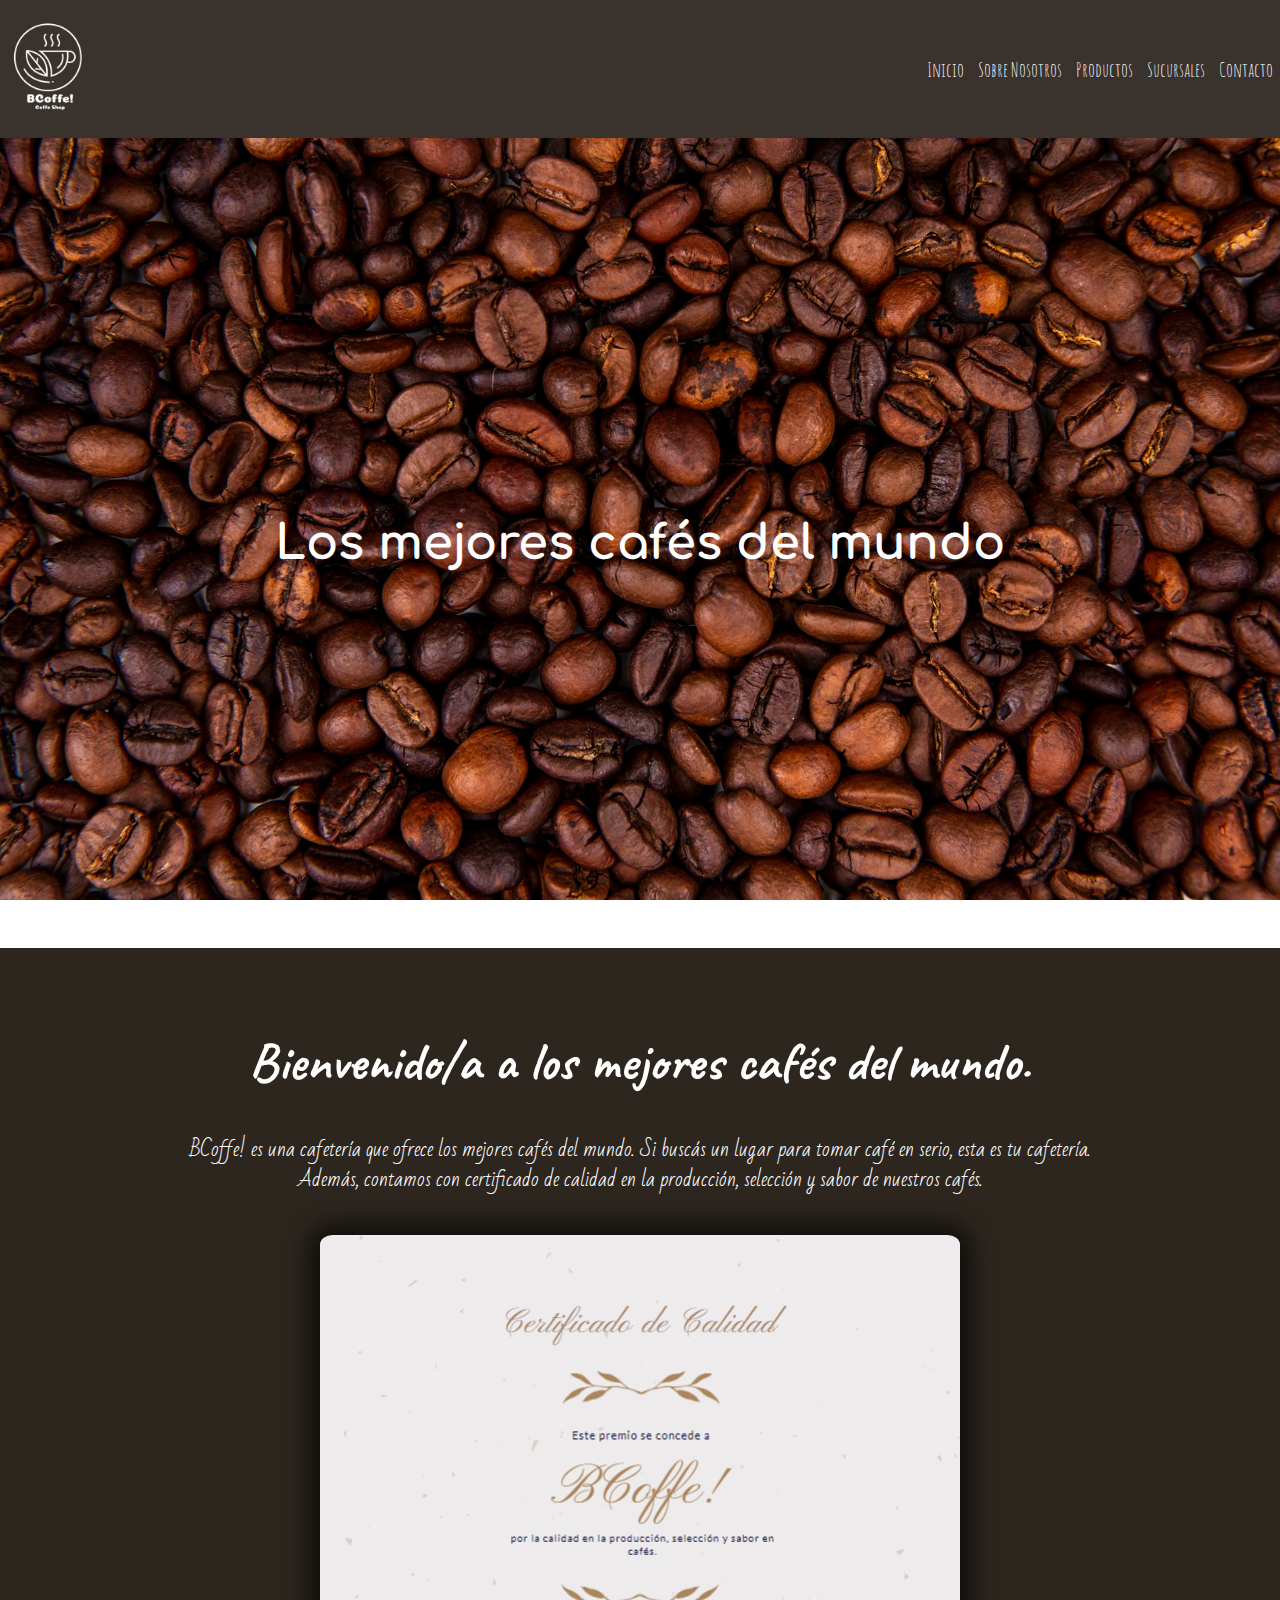
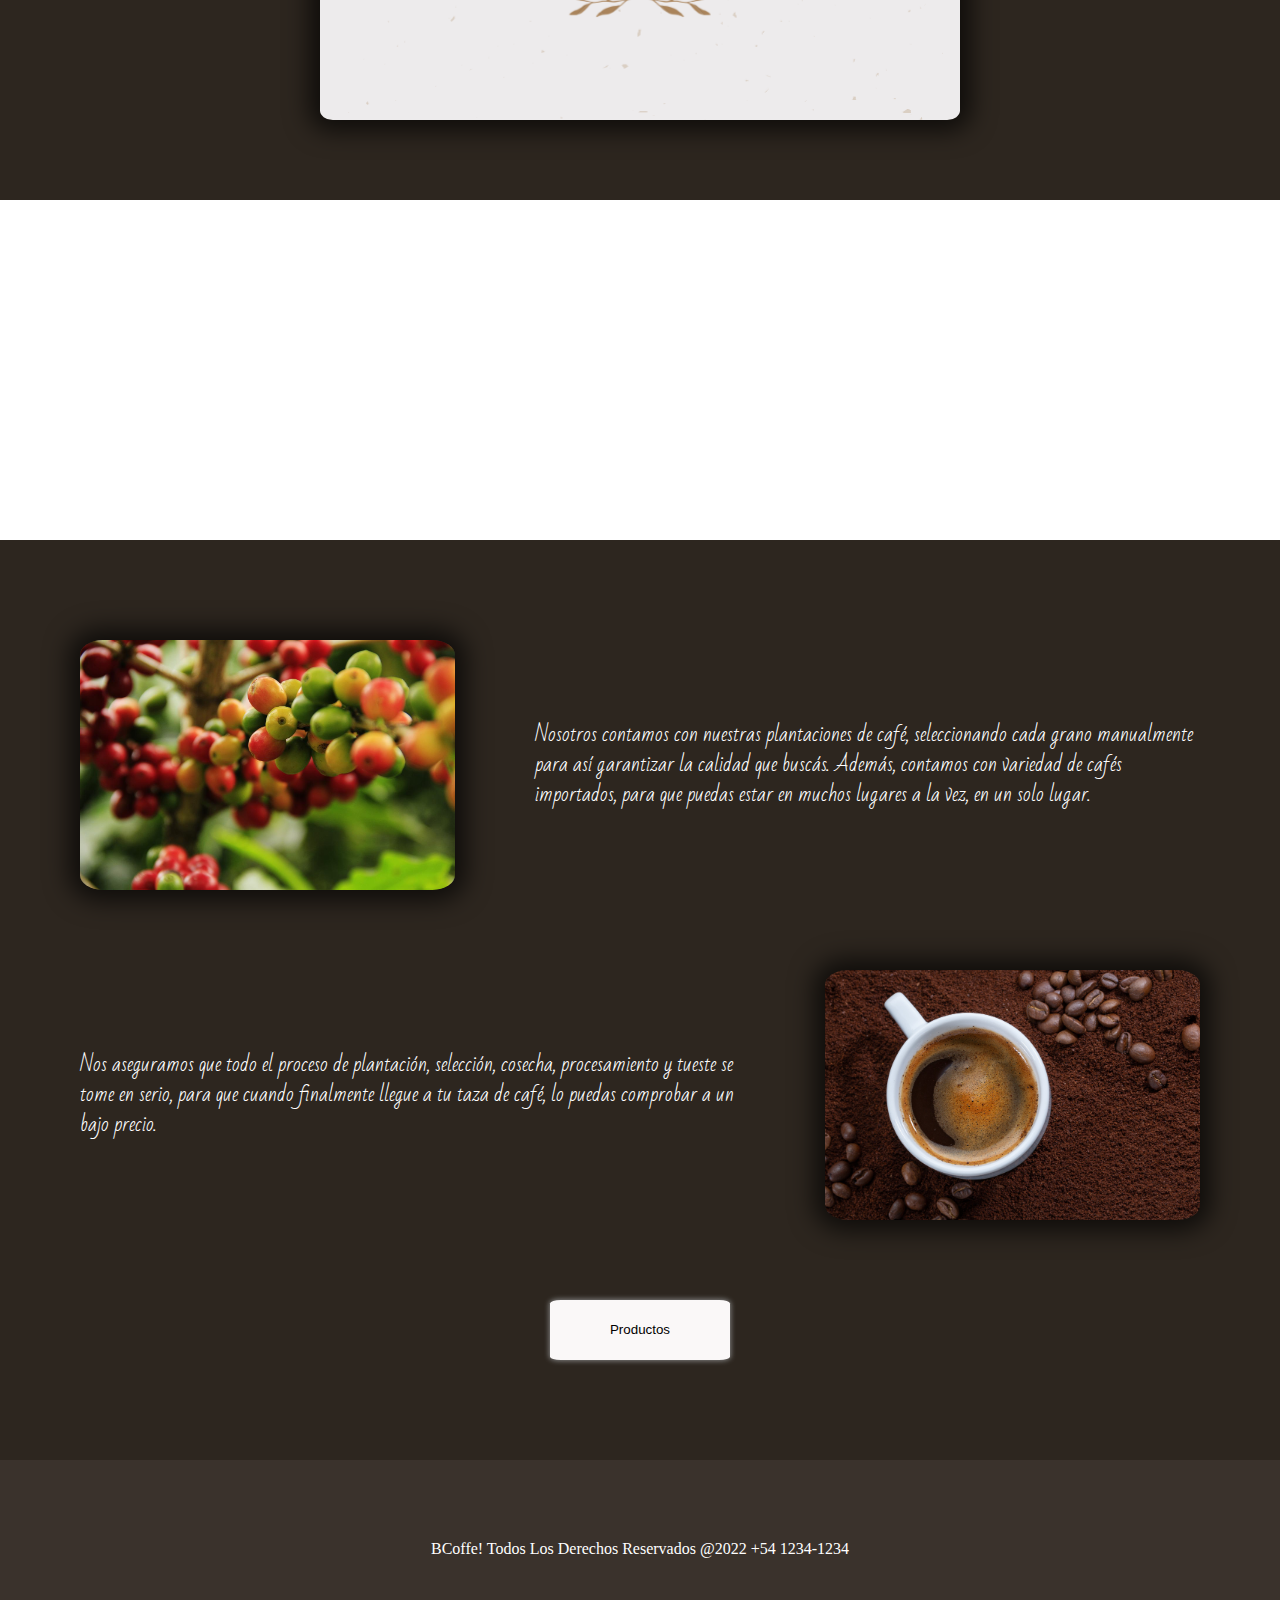
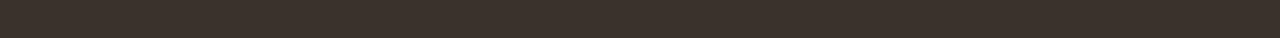
<file: Index.html>
<!DOCTYPE html>
<html lang="en">
<head>
    <meta charset="UTF-8">
    <meta http-equiv="X-UA-Compatible" content="IE=edge">
    <meta name="viewport" content="width=device-width, initial-scale=1.0">
    <link rel="stylesheet" href="css/styles.css">
    <link rel="preconnect" href="https://fonts.googleapis.com">
    <link rel="preconnect" href="https://fonts.gstatic.com" crossorigin>
    <link href="https://fonts.googleapis.com/css2?family=Comfortaa:wght@600&display=swap" rel="stylesheet">
    <link href="https://fonts.googleapis.com/css2?family=Caveat:wght@500&display=swap" rel="stylesheet">
    <link href="https://fonts.googleapis.com/css2?family=Ubuntu:wght@300&display=swap" rel="stylesheet">
    <link href="https://fonts.googleapis.com/css2?family=Bad+Script&display=swap" rel="stylesheet">
    <link href="https://fonts.googleapis.com/css2?family=Amatic+SC:wght@700&display=swap" rel="stylesheet">
    <title>BCoffe!</title>
</head>
<body class="index__body">
    
    <!-- Menú -->
    
    <header>           
        <nav>               
            <a href="#"><img src="./Img/Logo.png" alt="BCoffe!"></a>
            <svg xmlns="http://www.w3.org/2000/svg" width="43px" height="43px" id="nav__menu-icon" fill="currentColor" class="bi bi-list" viewBox="0 0 16 16">
                <path fill-rule="evenodd" d="M2.5 12a.5.5 0 0 1 .5-.5h10a.5.5 0 0 1 0 1H3a.5.5 0 0 1-.5-.5zm0-4a.5.5 0 0 1 .5-.5h10a.5.5 0 0 1 0 1H3a.5.5 0 0 1-.5-.5zm0-4a.5.5 0 0 1 .5-.5h10a.5.5 0 0 1 0 1H3a.5.5 0 0 1-.5-.5z"/>
            </svg>
            <ul class="menu">
                <li class="menu__listas"><a href="#">Inicio</a></li>
                <li class="menu__listas"><a href="pages/sobre-nosotros.html">Sobre Nosotros</a></li>
                <li class="menu__listas"><a href="pages/productos.html">Productos</a></li>
                <li class="menu__listas"><a href="pages/sucursales.html">Sucursales</a></li>
                <li class="menu__listas"><a href="pages/contacto.html">Contacto</a></li>
            </ul>
        </nav>    
    </header>

    <div class="bienvenida">
        <h1>Los mejores cafés del mundo</h1>
    </div> 
    
    
    <!-- Inicio -->
    
    <div class="inicio">
        <h2 class="titulos">Bienvenido/a a los mejores cafés del mundo.</h2>     
        <p>
            BCoffe! es una cafetería que ofrece los mejores cafés del mundo. Si buscás un lugar para tomar café en serio, esta es tu cafetería. Además, contamos con certificado de calidad en la producción, selección y sabor de nuestros cafés.
        </p>
        <img src="./Img/certificate.png" alt="Certificado-de-calidad">
    </div>

    <div class="background">
        <h2>Años de experiencia</h2>
    </div>

    <!-- Explicación -->

    <div class="explicacion">        
        <div class="explicacion__parte1">
            <img src="./Img/cafe1.jpg" alt="Café-BCoffe" class="cafe1">
            <p class="parte1__p">Nosotros contamos con nuestras plantaciones de café, seleccionando cada grano manualmente para así garantizar la calidad que buscás. Además, contamos con variedad de cafés importados, para que puedas estar en muchos lugares a la vez, en un solo lugar.  </p>
        </div> 
        <div class="explicacion__parte2">
            <img src="./Img/cafe2.jpg" alt="Café-BCoffe" class="cafe2">
            <p class="parte2__p">Nos aseguramos que todo el proceso de plantación, selección, cosecha, procesamiento y tueste se tome en serio, para que cuando finalmente llegue a tu taza de café, lo puedas comprobar a un bajo precio.</p>
        </div>
        <div class="boton">
            <a href="pages/productos.html"><button>Productos</button></a>
        </div>
    </div> 
    
    <footer>
        BCoffe! Todos Los Derechos Reservados @2022
        +54 1234-1234
    </footer>      
</body>
</html>
</file>
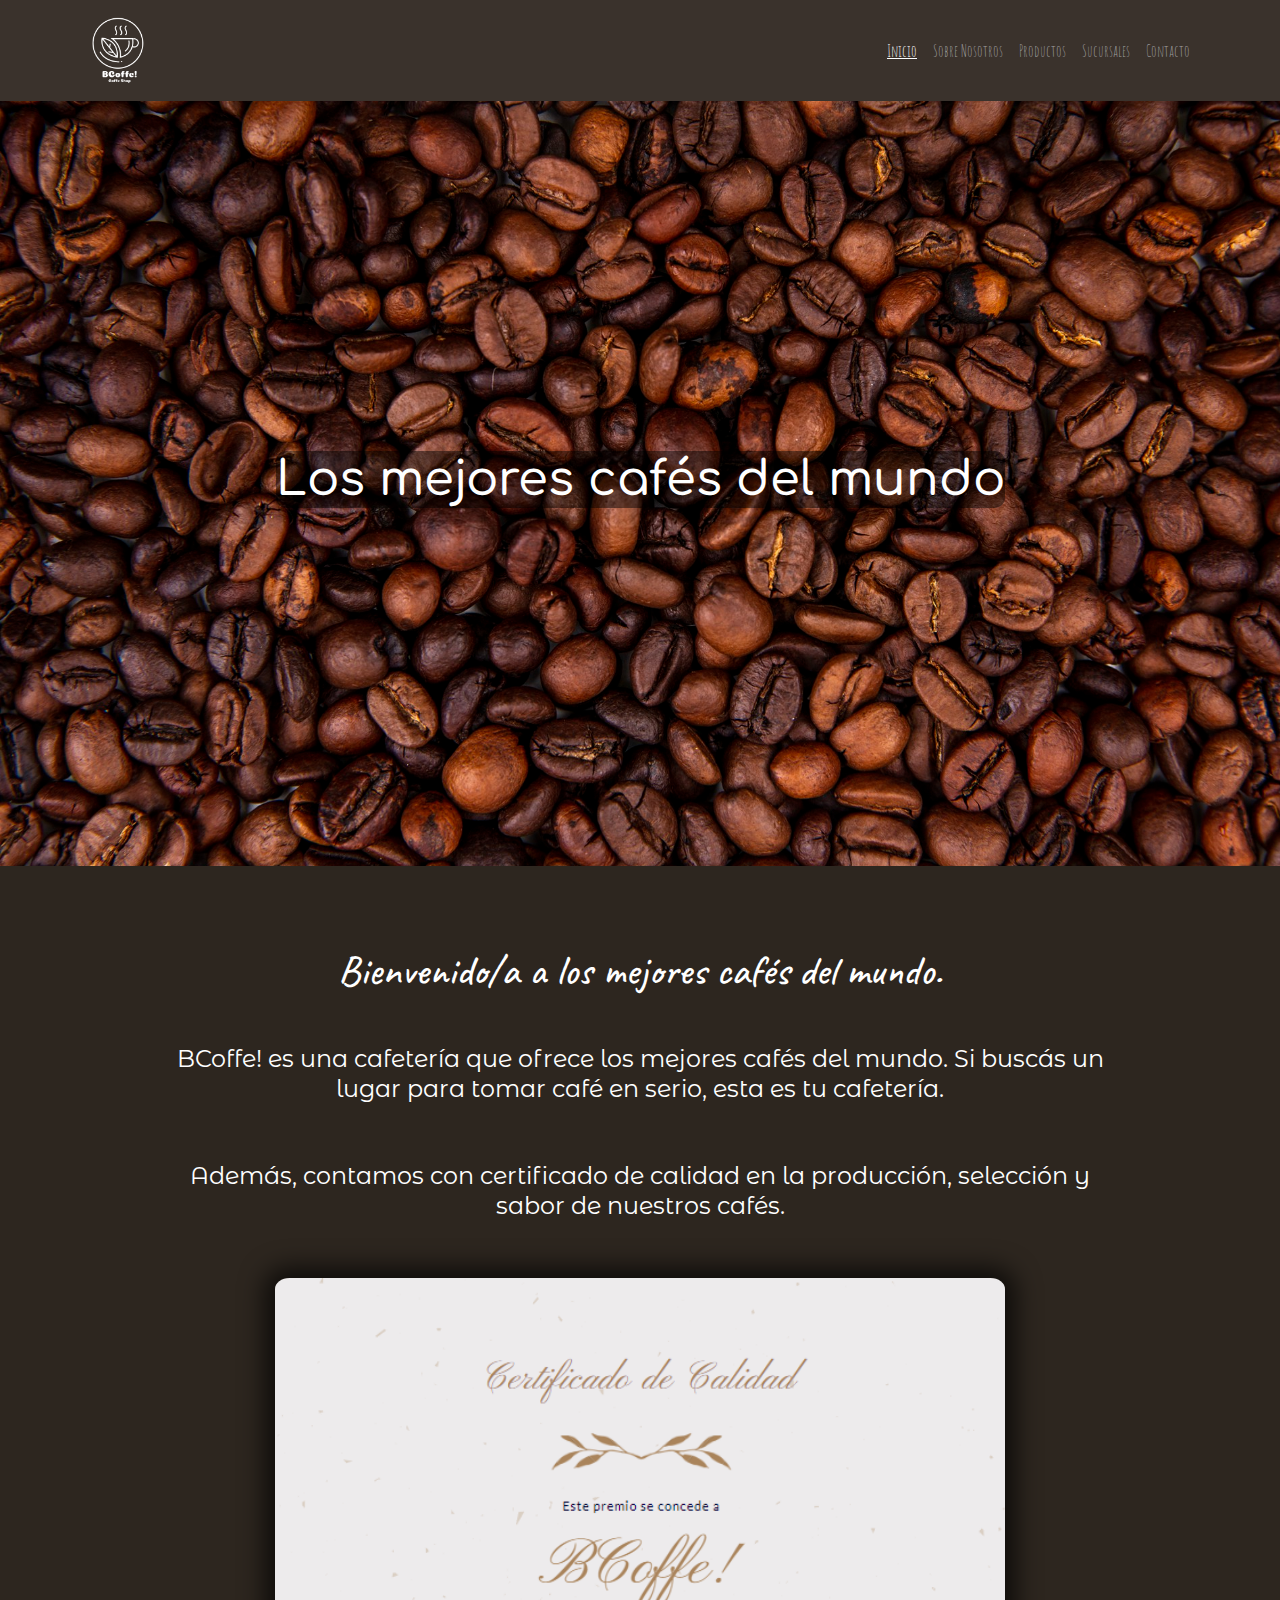
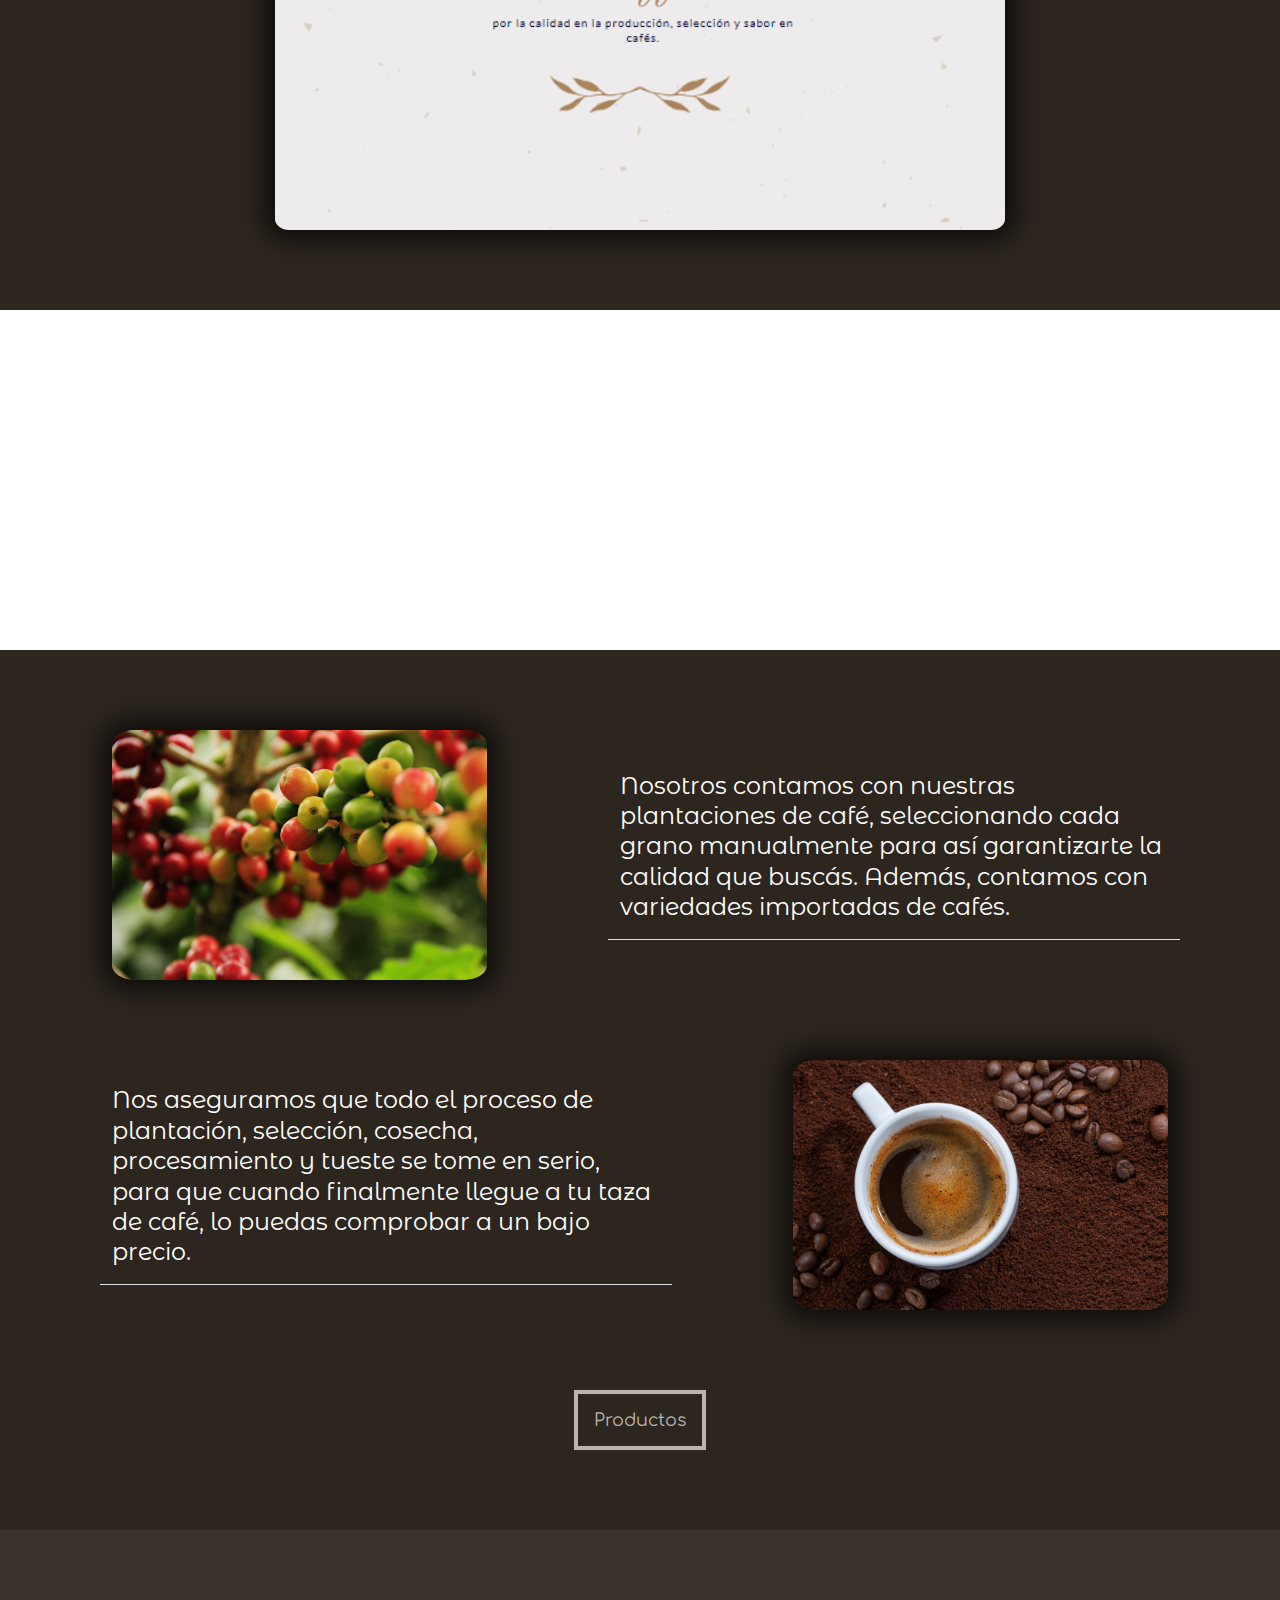
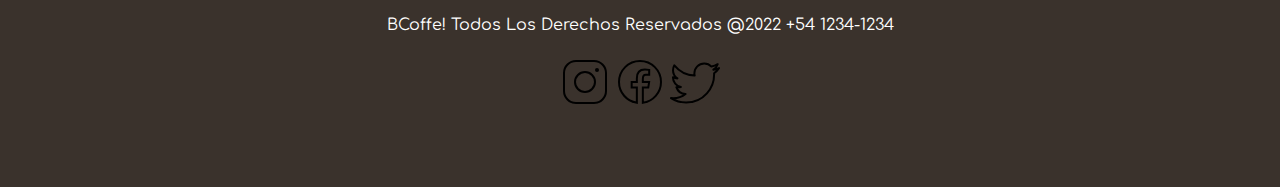
<file: index.html>
<!DOCTYPE html>
<html lang="en">
<head>
    <meta charset="UTF-8">
    <meta http-equiv="X-UA-Compatible" content="IE=edge">
    <meta name="viewport" content="width=device-width, initial-scale=1.0">
    <link rel="preconnect" href="https://fonts.googleapis.com">
    <link rel="preconnect" href="https://fonts.gstatic.com" crossorigin>
    <link href="https://fonts.googleapis.com/css2?family=Comfortaa:wght@600&display=swap" rel="stylesheet">
    <link href="https://fonts.googleapis.com/css2?family=Caveat:wght@500&display=swap" rel="stylesheet">
    <link rel="stylesheet" href="./bootstrap/bootstrap.min.css">
    <link rel="stylesheet" href="./css/main.css">
    <link href="https://fonts.googleapis.com/css2?family=Montserrat+Alternates:wght@200&display=swap" rel="stylesheet">
    <link href="https://fonts.googleapis.com/css2?family=Amatic+SC:wght@700&display=swap" rel="stylesheet">
    <meta name="description" content="¿Querés saber como es el mejor café del mundo cerca tuyo? ¿Querés un café directo al grano y sin vueltas? ¿Para llevar? Entonces esta es tu cafetería, BCoffe!">
    <meta name="keywords" content="café, cafetería en Buenos Aires, café cerca mio, café americano, café para llevar cerca">
    <title>BCoffe! | Inicio</title>
</head>
<body class="index__body">
    
    <!-- Menú -->
    
    <header>           
        <nav class="navbar navbar-expand-lg">
            <div class="container">
              <a class="navbar-brand" href="#"><img src="./Img/Logo.png" class="img--animacion"></a>
              <button class="navbar-toggler bg-light" type="button" data-bs-toggle="collapse" data-bs-target="#navbarNav" aria-controls="navbarNav" aria-expanded="false" aria-label="Toggle navigation">
                <span class="navbar-toggler-icon"></span>
              </button>
              <div class="collapse navbar-collapse" id="navbarNav">
                <div class="mx-auto"></div>
                <ul class="navbar-nav">
                  <li class="nav-item">
                    <a class="nav-link active custom-active" aria-current="page" href="#">Inicio</a>
                  </li>
                  <li class="nav-item">
                    <a class="nav-link nav-link-hover" href="./pages/sobre-nosotros.html">Sobre Nosotros</a>
                  </li>
                  <li class="nav-item">
                    <a class="nav-link nav-link-hover" href="./pages/productos.html">Productos</a>
                  </li>
                  <li class="nav-item">
                    <a class="nav-link nav-link-hover" href="./pages/sucursales.html">Sucursales</a>
                  </li>
                  <li class="nav-item">
                    <a class="nav-link nav-link-hover" href="./pages/contacto.html">Contacto</a>
                  </li>
                </ul>
              </div>
            </div>
        </nav>
    </header>

    <div class="bienvenida">
        <h1>Los mejores cafés del mundo</h1>
    </div> 
    
    
    <!-- Inicio -->
    <div class="container-fluid">  
      <div class="row">   
        <div class="inicio">
            <h2 class="titulos">Bienvenido/a a los mejores cafés del mundo.</h2>     
            <p>
                BCoffe! es una cafetería que ofrece los mejores cafés del mundo. Si buscás un lugar para tomar café en serio, esta es tu cafetería. 
            </p>    
            <p> Además, contamos con certificado de calidad en la producción, selección y sabor de nuestros cafés. </p>
            <img src="./Img/certificate.png" alt="Certificado-de-calidad" class="img--animacion">
        </div>
      </div>
      <div class="row"> 
        <div class="background text-center">
            <h2>Años de experiencia</h2>
        </div>
      </div>
        <!-- Explicación -->
      <div class="row">
        <div class="explicacion">        
            <div class="explicacion__parte1">
              <div class="row d-flex align-items-center justify-content-evenly">    
                <div class="col-lg-6 col-xl-5 col-xxl-3 col-12">
                    <img src="./Img/cafe1.jpg" alt="Café-BCoffe" class="cafe1">
                </div>        
                <div class="col-lg-6 col-xl-6 col-xxl-5 col-12 border-bottom py-4 py-lg-0">    
                    <p class="parte1__p">Nosotros contamos con nuestras plantaciones de café, seleccionando cada grano manualmente para así garantizarte la calidad que buscás. Además, contamos con variedades importadas de cafés.  </p>
                </div>
              </div>
            </div>      
            <div class="explicacion__parte2">
              <div class="row d-flex justify-content-evenly align-items-center">   
                <div class="col-lg-6 col-xl-5 col-xxl-3 col-12 order-lg-last">   
                  <div class="float-lg-end float-center">
                    <img src="./Img/cafe2.jpg" alt="Café-BCoffe" class="cafe2">
                  </div>
                </div>
                <div class="col-lg-6 col-xl-6 col-xxl-5 order-lg-first border-bottom py-4 py-lg-0">  
                  <p class="parte2__p">Nos aseguramos que todo el proceso de plantación, selección, cosecha, procesamiento y tueste se tome en serio, para que cuando finalmente llegue a tu taza de café, lo puedas comprobar a un bajo precio.</p>
                </div>
              </div>
            </div>     
            <div class="boton row">
                <a href="pages/productos.html"><button>Productos</button></a>
            </div>
        </div> 
      </div>
    </div>
    <footer>
        <p>BCoffe! Todos Los Derechos Reservados @2022 +54 1234-1234</p>
        <div>
          <a href="#"><img src="./Img/icon-ig.svg" alt="instagram"></a>
          <a href="#"><img src="./Img/icon-facebook.svg" alt="facebook"></a>
          <a href="#"><img src="./Img/icon-twitter.svg" alt="twitter"></a>
        </div>
    </footer>
    <script src="./js/bootstrap.min.js"></script>
</body>
</html>
</file>
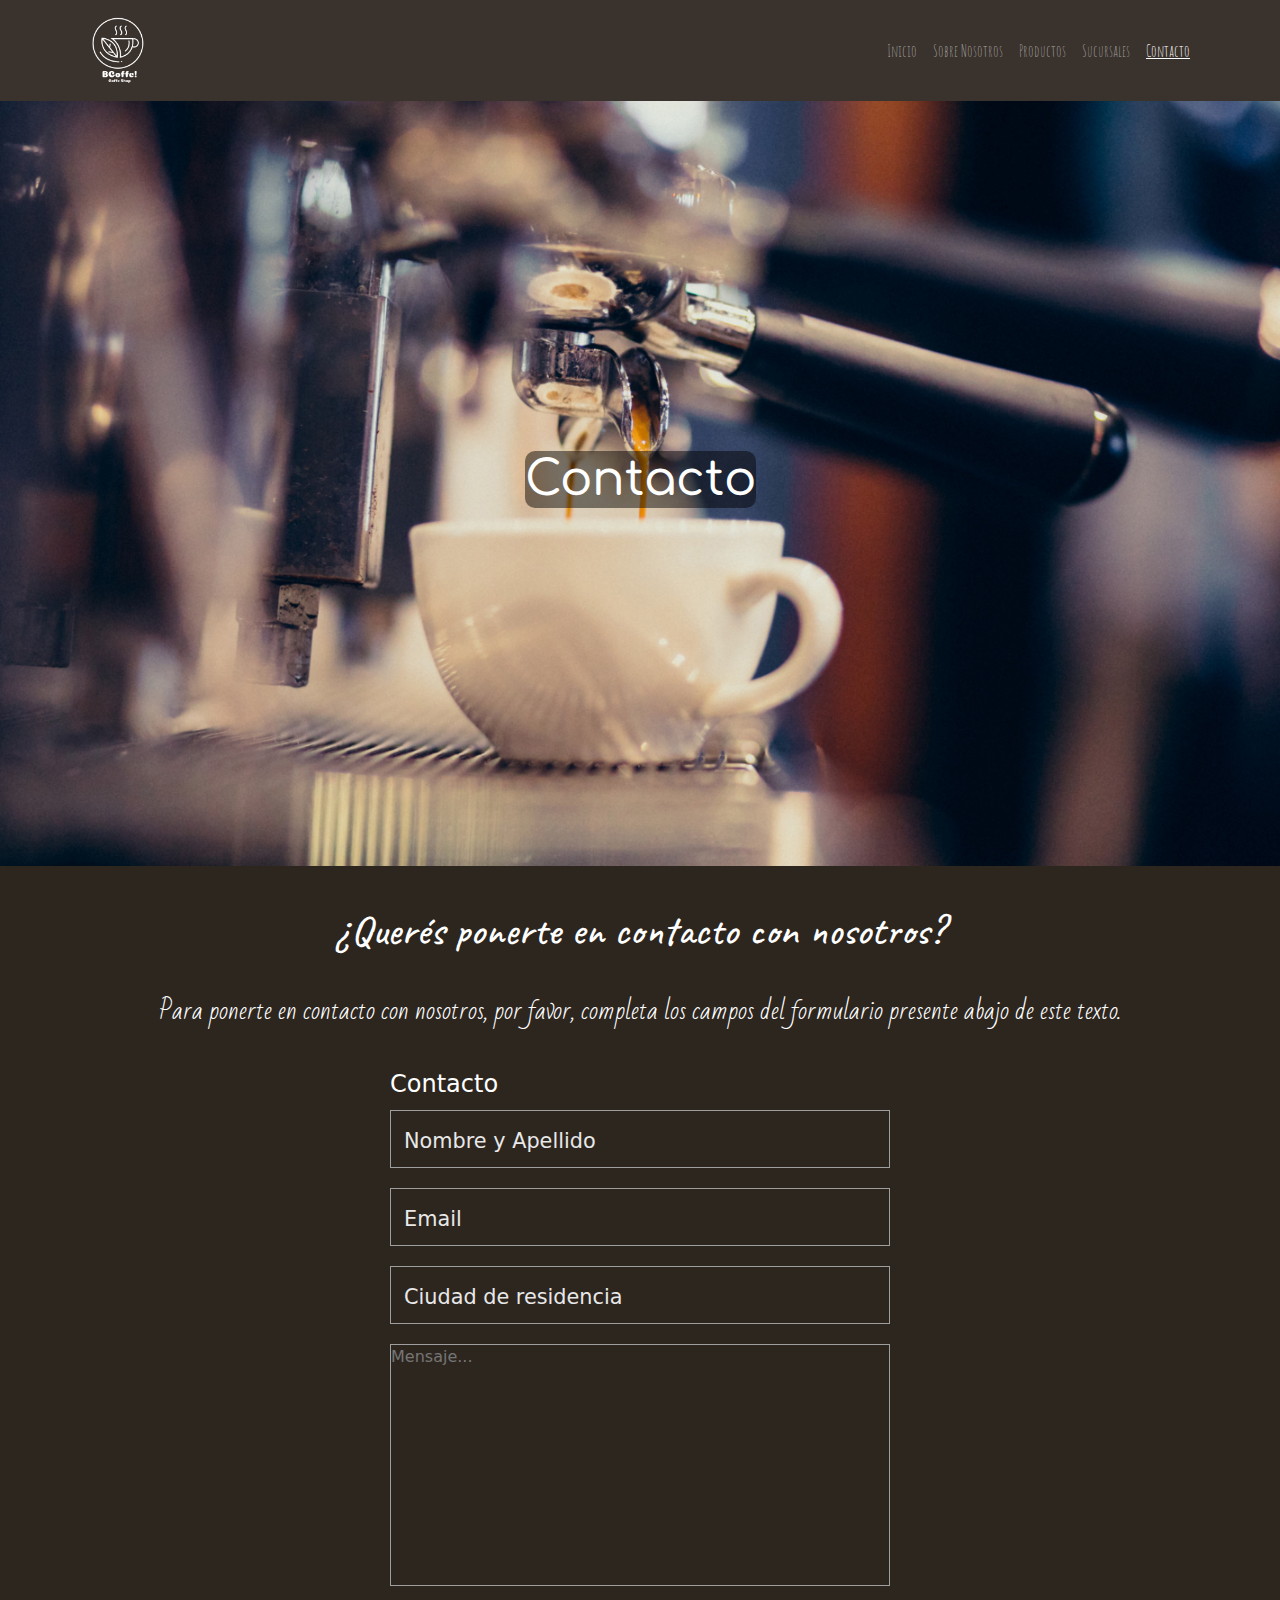
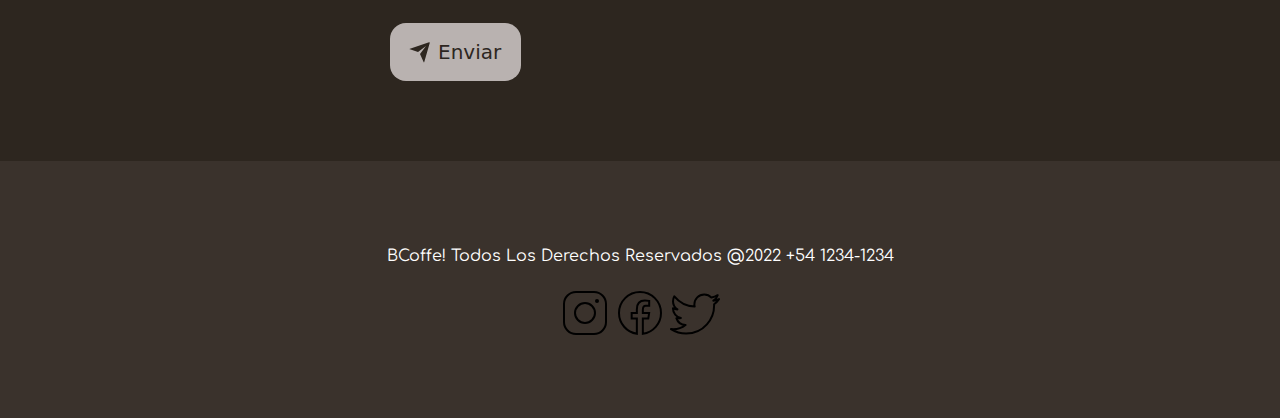
<file: pages/contacto.html>
<!DOCTYPE html>
<html lang="en">
<head>
    <meta charset="UTF-8">
    <meta http-equiv="X-UA-Compatible" content="IE=edge">
    <meta name="viewport" content="width=device-width, initial-scale=1.0">
    <link rel="stylesheet" href="../bootstrap/bootstrap.min.css">
    <link rel="stylesheet" href="../css/main.css">
    <link rel="preconnect" href="https://fonts.googleapis.com">
    <link rel="preconnect" href="https://fonts.gstatic.com" crossorigin>
    <link href="https://fonts.googleapis.com/css2?family=Comfortaa:wght@600&display=swap" rel="stylesheet">
    <link href="https://fonts.googleapis.com/css2?family=Caveat:wght@500&display=swap" rel="stylesheet">
    <link href="https://fonts.googleapis.com/css2?family=Bad+Script&display=swap" rel="stylesheet">
    <link href="https://fonts.googleapis.com/css2?family=Amatic+SC:wght@700&display=swap" rel="stylesheet">
    <meta name="description" content="¿Querés saber como es el mejor café del mundo cerca tuyo? ¿Querés un café directo al grano y sin vueltas? ¿Para llevar? Entonces esta es tu cafetería, BCoffe!">
    <meta name="keywords" content="café, cafetería en Buenos Aires, café cerca mio, bcoffe contacto, café para llevar cerca">
    <title>BCoffe! | Contacto</title>    
</head>
<body>
        
    <!-- Menú -->

    <header>           
        <nav class="navbar navbar-expand-lg">
            <div class="container">
              <a class="navbar-brand" href="../index.html"><img src="../Img/Logo.png" class="img--animacion"></a>
              <button class="navbar-toggler bg-light" type="button" data-bs-toggle="collapse" data-bs-target="#navbarNav" aria-controls="navbarNav" aria-expanded="false" aria-label="Toggle navigation">
                <span class="navbar-toggler-icon"></span>
              </button>
              <div class="collapse navbar-collapse" id="navbarNav">
                <div class="mx-auto"></div>
                <ul class="navbar-nav">
                  <li class="nav-item">
                    <a class="nav-link nav-link-hover" aria-current="page" href="../index.html">Inicio</a>
                  </li>
                  <li class="nav-item">
                    <a class="nav-link nav-link-hover" href="./sobre-nosotros.html">Sobre Nosotros</a>
                  </li>
                  <li class="nav-item">
                    <a class="nav-link nav-link-hover" href="./productos.html">Productos</a>
                  </li>
                  <li class="nav-item">
                    <a class="nav-link nav-link-hover" href="./sucursales.html">Sucursales</a>
                  </li>
                  <li class="nav-item">
                    <a class="nav-link active custom-active" href="#">Contacto</a>
                  </li>
                </ul>
              </div>
            </div>
        </nav>   
    </header>

    <!-- Bienvenida -->
  <div class="container-fluid">
    <div class="row">
      <div class="bienvenida-contacto text-center">
          <h1>Contacto</h1>
      </div>
    </div>
    <div class="row"> 
      <div class="contacto-bgcolor">
          <h2 class="titulos text-center">¿Querés ponerte en contacto con nosotros?</h2>
          
          <p>Para ponerte en contacto con nosotros, por favor, completa los campos del formulario presente abajo de este texto. </p>

          <!-- formulario -->
          
          <div class="d-flex justify-content-center">
              <form action="" method="get" enctype="multipart/form-data">
                  <fieldset>
                      <legend>Contacto</legend>
                      
                      <div class="input-group">
                        <input required="" type="text" name="nombreyapellido" id="nombreyapellido" autocomplete="off" class="input">
                        <label class="user-label">Nombre y Apellido</label>
                      </div>

                      <div class="input-group">
                        <input required="" type="email" name="email" id="email" autocomplete="off" class="input">
                        <label class="user-label">Email</label>
                      </div>

                      <div class="input-group">
                        <input required="" type="text" name="ciudad" id="ciudad" autocomplete="off" class="input">
                        <label class="user-label">Ciudad de residencia</label>
                      </div>

                      <textarea name="mensaje" id="mensaje" cols="30" rows="10" placeholder="Mensaje..."></textarea>

                      <button class="form--boton" type="submit" name="enviar" id="enviar">
                        <div class="svg-wrapper-1">
                          <div class="svg-wrapper">
                            <svg xmlns="http://www.w3.org/2000/svg" viewBox="0 0 24 24" width="24" height="24">
                              <path fill="none" d="M0 0h24v24H0z"></path>
                              <path fill="currentColor" d="M1.946 9.315c-.522-.174-.527-.455.01-.634l19.087-6.362c.529-.176.832.12.684.638l-5.454 19.086c-.15.529-.455.547-.679.045L12 14l6-8-8 6-8.054-2.685z"></path>
                            </svg>
                          </div>
                        </div>
                        <span>Enviar</span>
                      </button>
                  </fieldset>
              </form>
          </div>
      </div>
    </div>
  </div>  
  <footer>
    <p>BCoffe! Todos Los Derechos Reservados @2022 +54 1234-1234</p>
    <div>
      <a href="#"><img src="../Img/icon-ig.svg" alt="instagram"></a>
      <a href="#"><img src="../Img/icon-facebook.svg" alt="facebook"></a>
      <a href="#"><img src="../Img/icon-twitter.svg" alt="twitter"></a>
    </div>
  </footer>
    <script src="../js/bootstrap.min.js"></script>
</body>
</html>
</file>
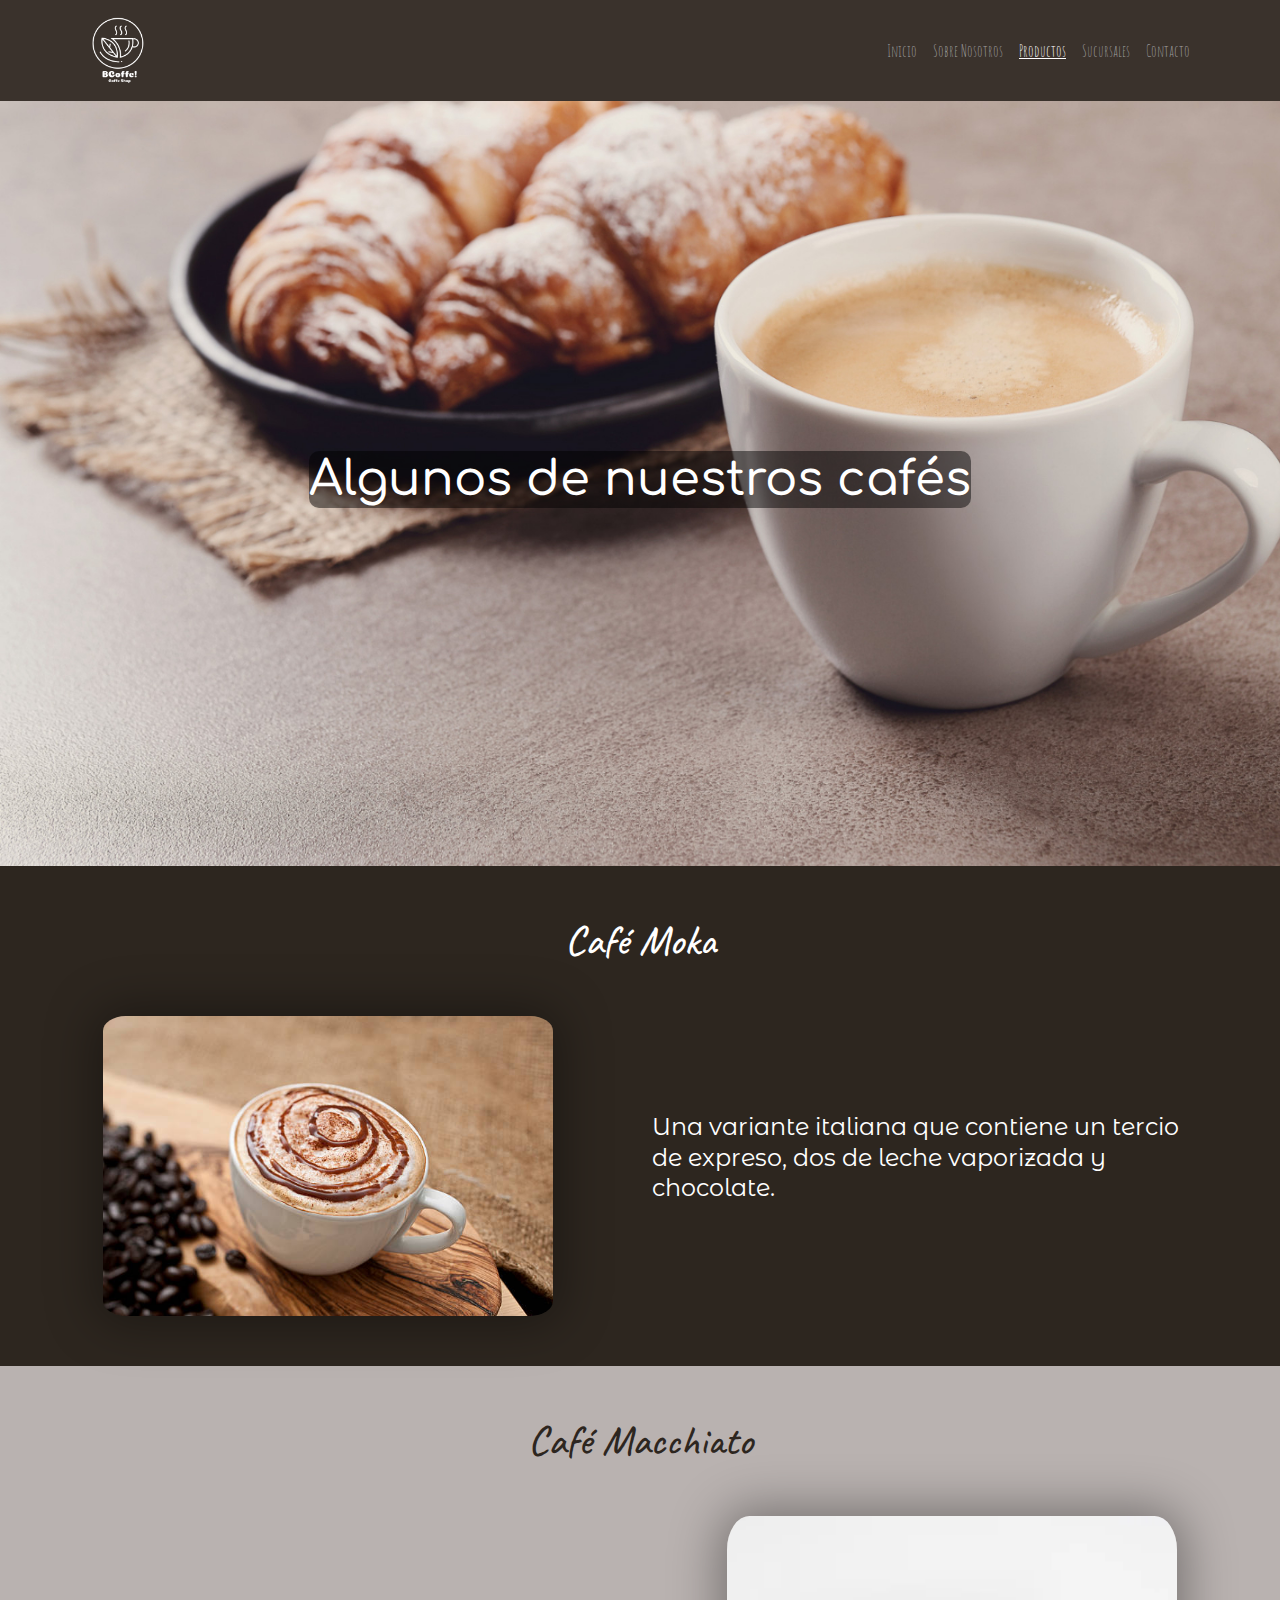
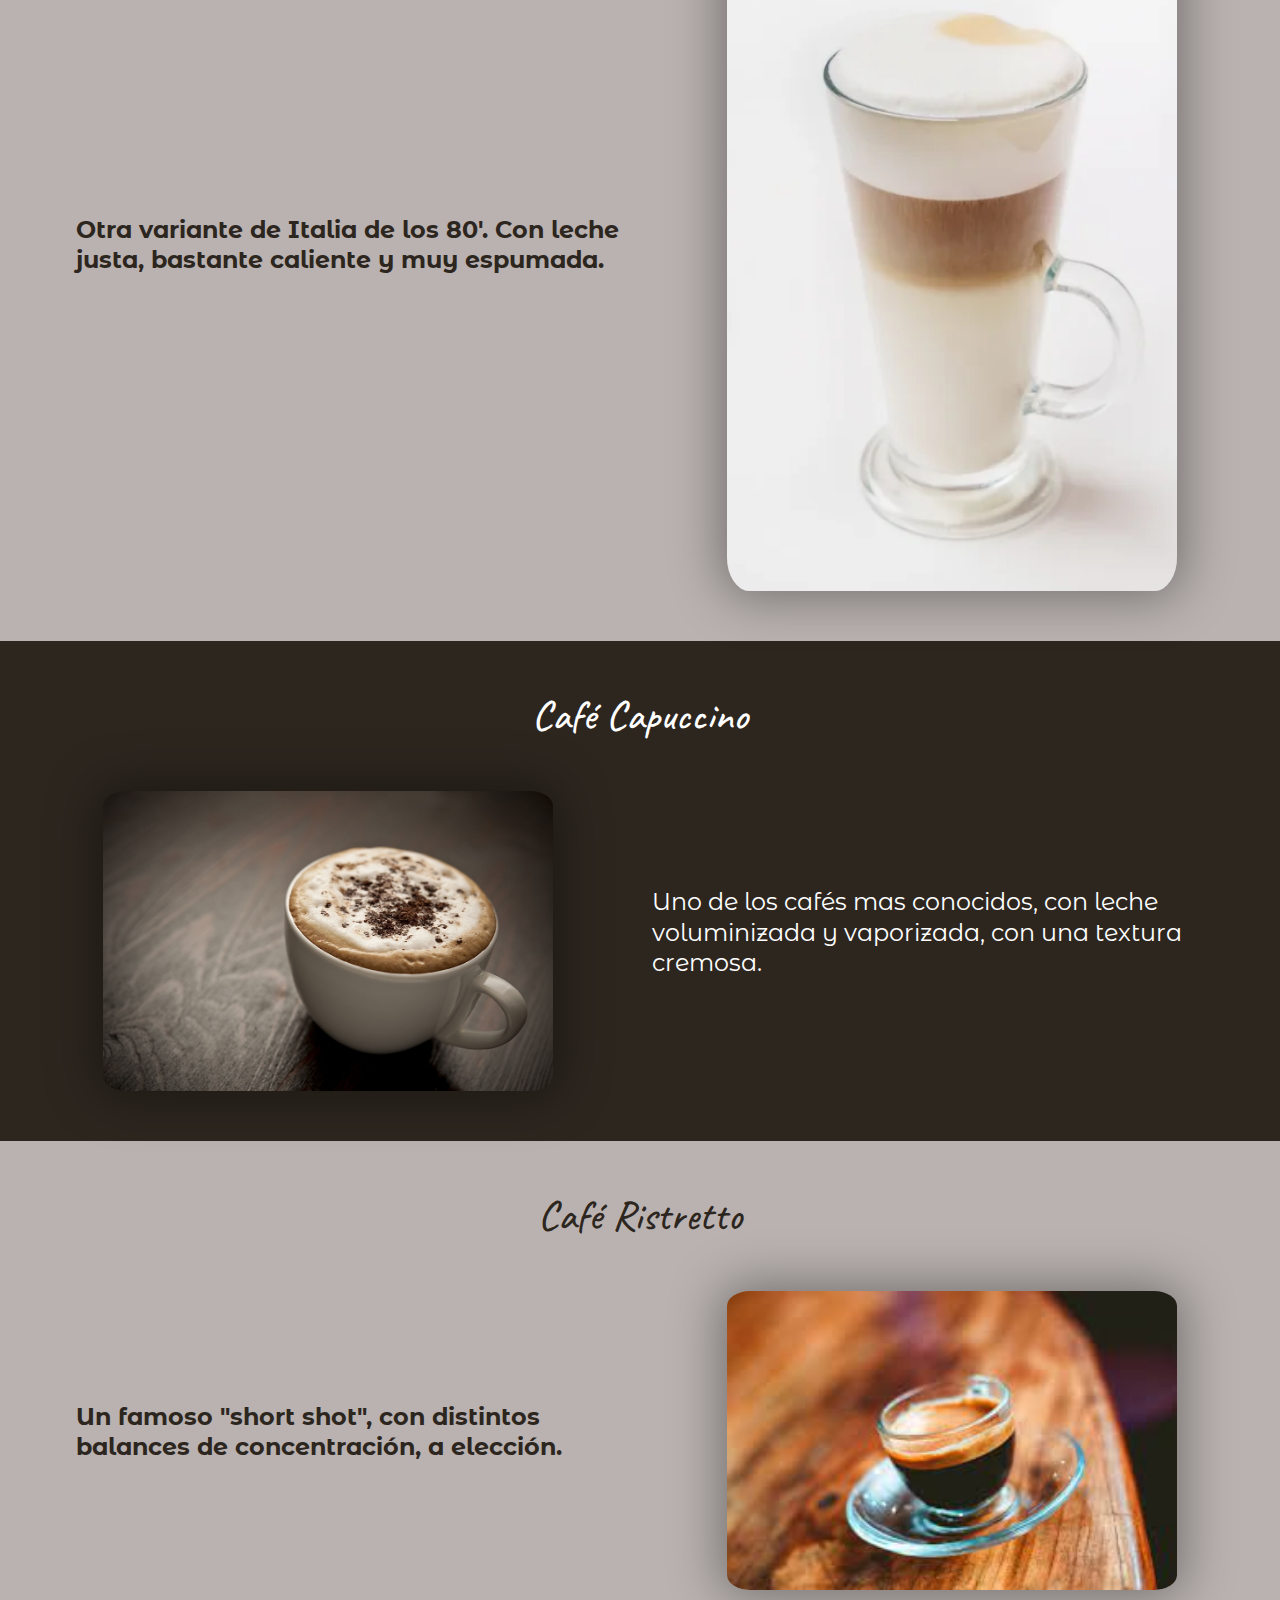
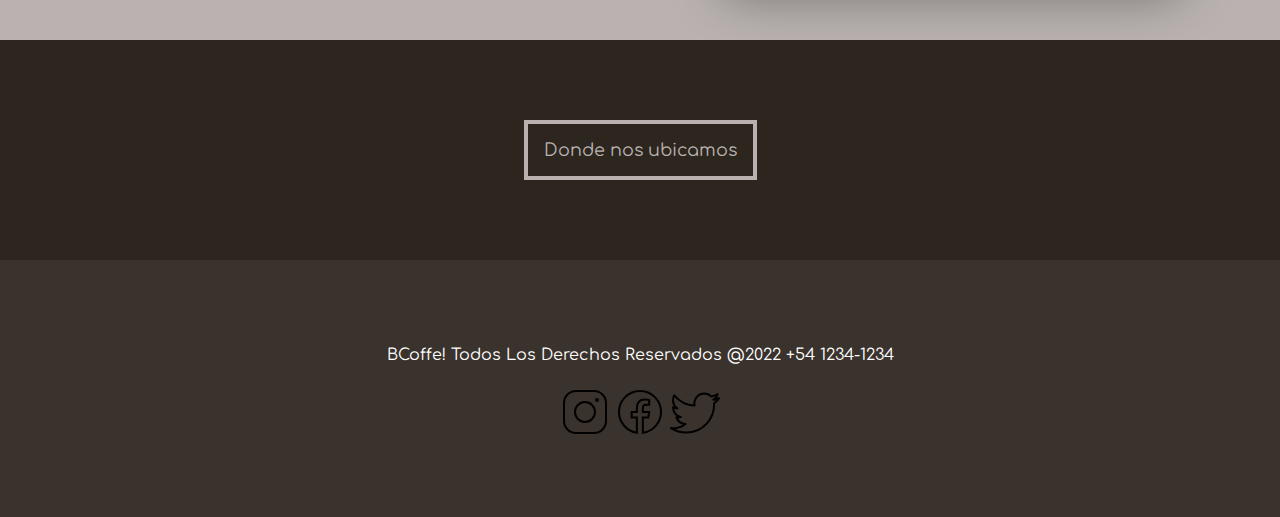
<file: pages/productos.html>
<!DOCTYPE html>
<html lang="en">
<head>
    <meta charset="UTF-8">
    <meta http-equiv="X-UA-Compatible" content="IE=edge">
    <meta name="viewport" content="width=device-width, initial-scale=1.0">
    <link rel="preconnect" href="https://fonts.googleapis.com">
    <link rel="preconnect" href="https://fonts.gstatic.com" crossorigin>
    <link href="https://fonts.googleapis.com/css2?family=Comfortaa:wght@600&display=swap" rel="stylesheet">
    <link rel="stylesheet" href="../bootstrap/bootstrap.min.css">
    <link rel="stylesheet" href="../css/main.css">
    <link href="https://fonts.googleapis.com/css2?family=Caveat:wght@500&display=swap" rel="stylesheet">
    <link href="https://fonts.googleapis.com/css2?family=Amatic+SC:wght@700&display=swap" rel="stylesheet">
    <link href="https://fonts.googleapis.com/css2?family=Montserrat+Alternates:wght@200&display=swap" rel="stylesheet">
    <meta name="description" content="¿Querés saber como es el mejor café del mundo cerca tuyo? ¿Querés un café directo al grano y sin vueltas? ¿Para llevar? Entonces esta es tu cafetería, BCoffe!">
    <meta name="keywords" content="café, cafetería en Buenos Aires, café cerca mio, tipos de cafe, café para llevar cerca">
    <title>BCoffe! | Sobre Nosotros</title>
</head>
<body>
        
    <!-- Menú -->

    <header>           
        <nav class="navbar navbar-expand-lg">
            <div class="container">
              <a class="navbar-brand" href="../index.html"><img src="../Img/Logo.png" class="img--animacion"></a>
              <button class="navbar-toggler bg-light" type="button" data-bs-toggle="collapse" data-bs-target="#navbarNav" aria-controls="navbarNav" aria-expanded="false" aria-label="Toggle navigation">
                <span class="navbar-toggler-icon"></span>
              </button>
              <div class="collapse navbar-collapse" id="navbarNav">
                <div class="mx-auto"></div>
                <ul class="navbar-nav">
                  <li class="nav-item">
                    <a class="nav-link nav-link-hover" aria-current="page" href="../index.html">Inicio</a>
                  </li>
                  <li class="nav-item">
                    <a class="nav-link nav-link-hover" href="./sobre-nosotros.html">Sobre Nosotros</a>
                  </li>
                  <li class="nav-item">
                    <a class="nav-link active custom-active" href="#">Productos</a>
                  </li>
                  <li class="nav-item">
                    <a class="nav-link nav-link-hover" href="./sucursales.html">Sucursales</a>
                  </li>
                  <li class="nav-item">
                    <a class="nav-link nav-link-hover" href="./contacto.html">Contacto</a>
                  </li>
                </ul>
              </div>
            </div>
        </nav>   
    </header>

    <!-- Bienvenida -->
    
    <div class="bienvenida-productos text-center">
        <h1>Algunos de nuestros cafés</h1>
    </div> 

    <!-- Productos -->
    <div class="container-fluid">
      <div class="row">
        <article class="productos__article">   
          <div class="row px-3 productos--bgcolor1"> 
            <section class="producto-base producto1">
                <h3 class="titulos productos__titulo">Café Moka</h3>
                <div class="row d-flex justify-content-between">
                  <div class="col-12 col-md-6 d-flex align-items-center justify-content-center">
                    <img class="imgproducto1y3" src="../Img/Moka.jpg" alt="Café Moka">
                  </div>
                  <div class="col-12 col-md-6 d-flex align-items-center justify-content-center">
                      <p class="pe-xl-5">Una variante italiana que contiene un tercio de expreso, dos de leche vaporizada y chocolate.</p>
                  </div>
                </div>
            </section>
          </div>
          <div class="row px-3 productos--bgcolor2">        
            <section class="producto-base producto2">
                <h3 class="titulos productos__titulo">Café Macchiato</h3>            
                <div class="row d-flex justify-content-between">    
                  <div class="col-12 order-md-2 col-md-6 d-flex align-items-center justify-content-center">
                    <img src="../Img/Macchiato.jpg" alt="Café Macchiato">  
                  </div>
                  <div class="col-12 order-md-1 col-md-6 d-flex align-items-center justify-content-center">
                    <p class="ps-xl-5">Otra variante de Italia de los 80'. Con leche justa, bastante caliente y muy espumada. </p>                                 
                  </div>
                </div>
            </section>
          </div>
          <div class="row px-3 productos--bgcolor1">
            <section class="producto-base producto3">
                <h3 class="titulos productos__titulo">Café Capuccino</h3>
                <div class="row d-flex justify-content-between">
                  <div class="col-12 col-md-6 d-flex align-items-center justify-content-center">
                    <img class="imgproducto1y3" src="../Img/Capuccino.jpg" alt="Café Capuccino">
                  </div>
                  <div class="col-12 col-md-6 d-flex align-items-center justify-content-center">
                    <p class="pe-xl-5">Uno de los cafés mas conocidos, con leche voluminizada y vaporizada, con una textura cremosa. </p>
                  </div>
                </div>
            </section>
          </div>
          <div class="row px-3 productos--bgcolor2"> 
            <section class="producto-base producto4">
                <h3 class="titulos productos__titulo">Café Ristretto</h3>
                <div class="row d-flex justify-content-between"> 
                  <div class="col-12 order-md-2 col-md-6 d-flex align-items-center justify-content-center">
                    <img src="../Img/Ristretto.jpg" alt="Café Ristretto">
                  </div>
                  <div class="col-12 order-md-1 col-md-6 d-flex align-items-center justify-content-center">
                    <p class="ps-xl-5">Un famoso "short shot", con distintos balances de concentración, a elección.</p>
                  </div>
                </div>
            </section>
          </div>
          <div class="row">
            <section class="boton-sucursales">
                <div class="boton2">
                    <a href="./sucursales.html"><button>Donde nos ubicamos</button></a>
                </div>
            </section>
          </div>
        </article>
      <div class="row">  
    </div>
    
    <footer>
      <p>BCoffe! Todos Los Derechos Reservados @2022 +54 1234-1234</p>
      <div>
        <a href="#"><img src="../Img/icon-ig.svg" alt="instagram"></a>
        <a href="#"><img src="../Img/icon-facebook.svg" alt="facebook"></a>
        <a href="#"><img src="../Img/icon-twitter.svg" alt="twitter"></a>
      </div>
    </footer>
    <script src="../js/bootstrap.min.js"></script>
</body>
</html>
</file>
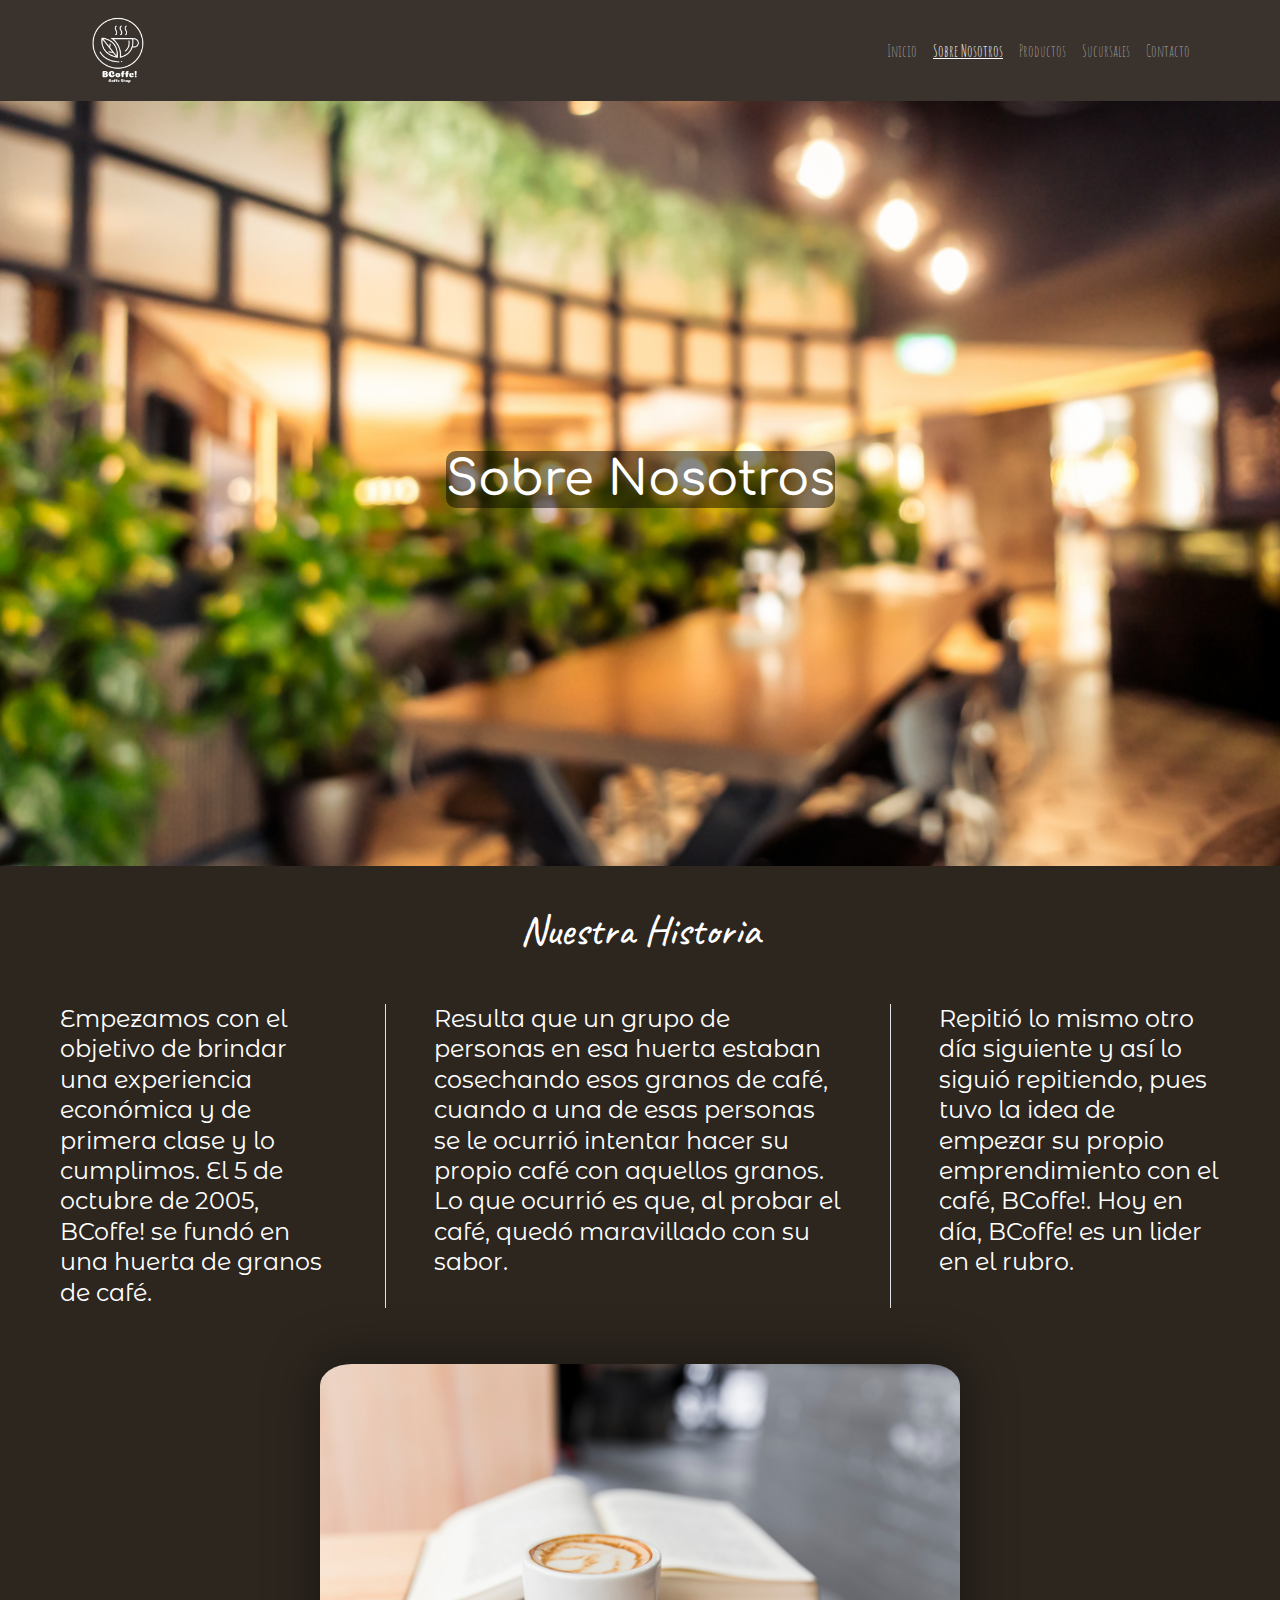
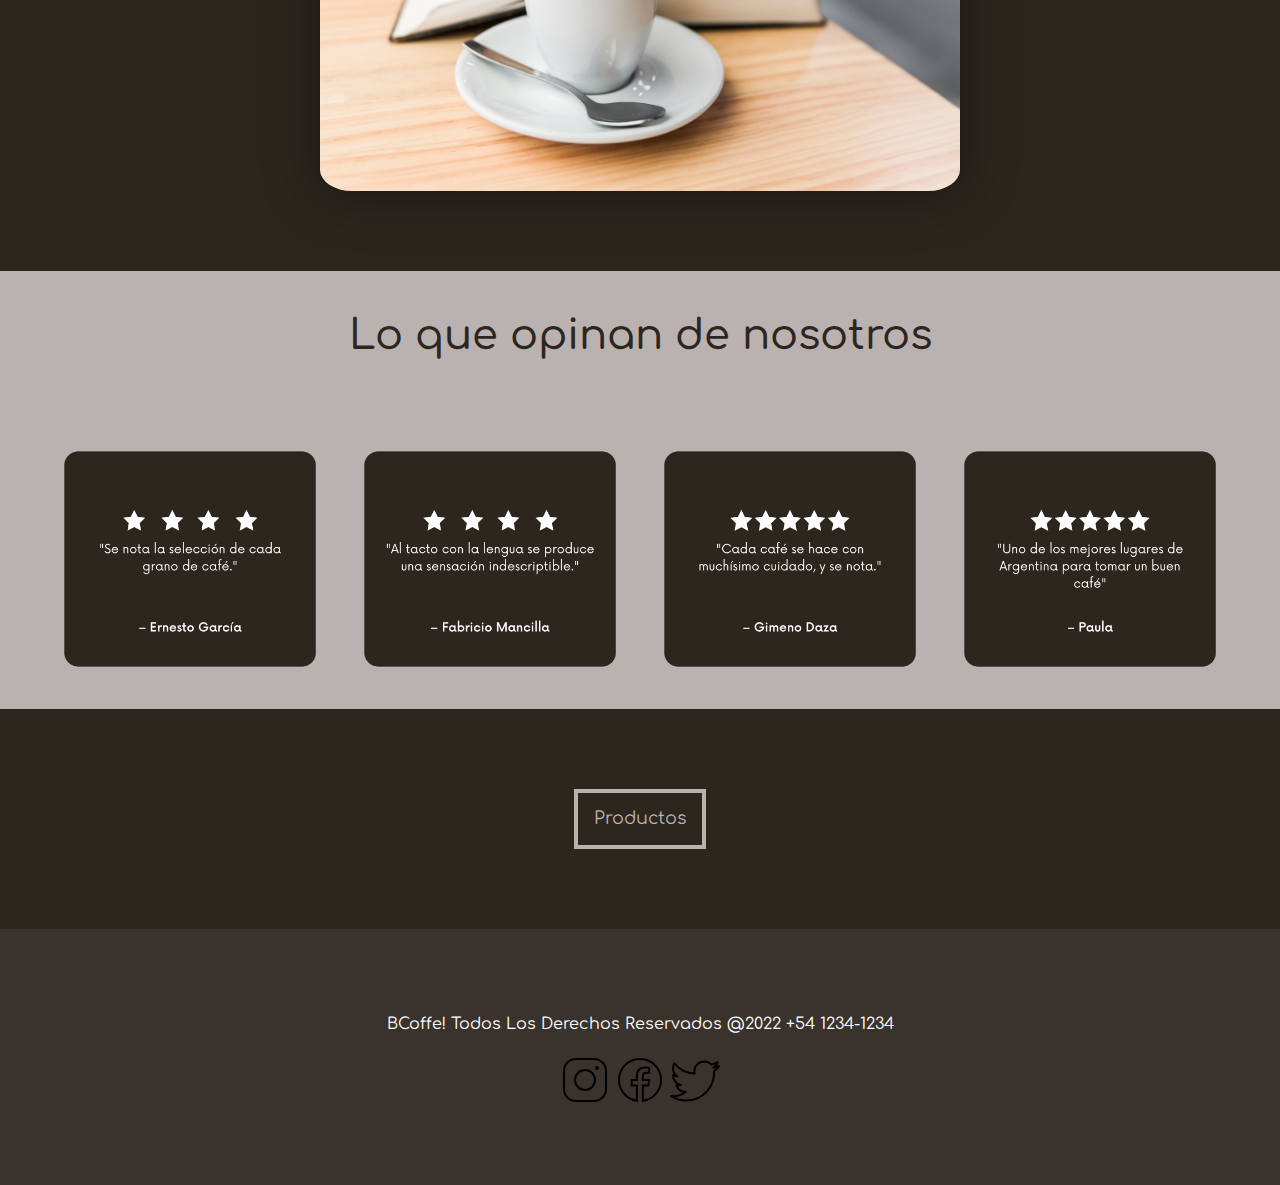
<file: pages/sobre-nosotros.html>
<!DOCTYPE html>
<html lang="en">
<head>
    <meta charset="UTF-8">
    <meta http-equiv="X-UA-Compatible" content="IE=edge">
    <meta name="viewport" content="width=device-width, initial-scale=1.0">
    <link rel="preconnect" href="https://fonts.googleapis.com">
    <link rel="preconnect" href="https://fonts.gstatic.com" crossorigin>
    <link href="https://fonts.googleapis.com/css2?family=Montserrat+Alternates:wght@200&display=swap" rel="stylesheet">
    <link href="https://fonts.googleapis.com/css2?family=Comfortaa:wght@600&display=swap" rel="stylesheet">
    <link href="https://fonts.googleapis.com/css2?family=Caveat:wght@500&display=swap" rel="stylesheet">
    <link rel="stylesheet" href="../bootstrap/bootstrap.min.css">
    <link rel="stylesheet" href="../css/main.css">
    <link href="https://fonts.googleapis.com/css2?family=Amatic+SC:wght@700&display=swap" rel="stylesheet">
    <meta name="description" content="¿Querés saber como es el mejor café del mundo cerca tuyo? ¿Querés un café directo al grano y sin vueltas? ¿Para llevar? Entonces esta es tu cafetería, BCoffe!">
    <meta name="keywords" content="café, cafetería en Buenos Aires, café cerca mio, bcoffe historia, café para llevar cerca">
    <title>BCoffe! | Sobre Nosotros</title>
</head>
<body>
        
    <!-- Menú -->

    <header>           
        <nav class="navbar navbar-expand-lg">
            <div class="container">
              <a class="navbar-brand" href="../index.html"><img src="../Img/Logo.png" class="img--animacion"></a>
              <button class="navbar-toggler bg-light" type="button" data-bs-toggle="collapse" data-bs-target="#navbarNav" aria-controls="navbarNav" aria-expanded="false" aria-label="Toggle navigation">
                <span class="navbar-toggler-icon"></span>
              </button>
              <div class="collapse navbar-collapse" id="navbarNav">
                <div class="mx-auto"></div>
                <ul class="navbar-nav">
                  <li class="nav-item">
                    <a class="nav-link nav-link-hover" aria-current="page" href="../index.html">Inicio</a>
                  </li>
                  <li class="nav-item">
                    <a class="nav-link active custom-active" href="#">Sobre Nosotros</a>
                  </li>
                  <li class="nav-item">
                    <a class="nav-link nav-link-hover" href="./productos.html">Productos</a>
                  </li>
                  <li class="nav-item">
                    <a class="nav-link nav-link-hover" href="./sucursales.html">Sucursales</a>
                  </li>
                  <li class="nav-item">
                    <a class="nav-link nav-link-hover" href="./contacto.html">Contacto</a>
                  </li>
                </ul>
              </div>
            </div>
        </nav>   
    </header>

    <!-- Bienvenida -->

    <div class="container-fluid">
      <div class="row">    
        <div class="bienvenida-sobre-nosotros text-center">
            <h1>Sobre Nosotros</h1>
        </div> 
      </div>

      <!-- Acerca de nosotros -->

      <div class="row">
        <div class="nuestra-historia">
            <h2 class="text-center">Nuestra Historia</h2>
            <div class="d-xl-flex flex-direction-column">
              <p class="border-end px-1 px-md-3 px-xl-5 border-custom">Empezamos con el objetivo de brindar una experiencia económica y de primera clase y lo cumplimos. El 5 de octubre de 2005, BCoffe! se fundó en una huerta de granos de café. </p>
              <p class="border-end px-1 px-md-3 px-xl-5 border-custom">Resulta que un grupo de personas en esa huerta estaban cosechando esos granos de café, cuando a una de esas personas se le ocurrió intentar hacer su propio café con aquellos granos. Lo que ocurrió es que, al probar el café, quedó maravillado con su sabor. </p>
              <p class="px-1 px-md-3 px-xl-5">Repitió lo mismo otro día siguiente y así lo siguió repitiendo, pues tuvo la idea de empezar su propio emprendimiento con el café, BCoffe!. Hoy en día, BCoffe! es un lider en el rubro.</p>
            </div>    
            <img src="../Img/nuestra-historia.jpg" alt="Semillas de café" class="img--animacion">
        </div>
      </div>

      <!-- Opiniones -->

      <div class="row">
        <div class="sobre-nosotrosimg2 text-center">
            <h2>Lo que opinan de nosotros</h2>
        </div>
      </div>
      <div class="row opinion--bgcolor">
          <div class="opiniones d-flex flex-wrap">
              <img src="../Img/Opinion1.png" alt="Demostración de calidad">
              <img src="../Img/Opinion2.png" alt="Demostración de calidad">
              <img src="../Img/Opinion3.png" alt="Demostración de calidad">
              <img src="../Img/Opinion4.png" alt="Demostración de calidad">
          </div>
      </div>
      <div class="row">
        <div class="sobre-nosotros--buttonbgcolor">
            <div class="boton2">
                <a href="./productos.html"><button>Productos</button></a>
            </div>
        </div>
      </div>    
    </div>

    <footer>
      <p>BCoffe! Todos Los Derechos Reservados @2022 +54 1234-1234</p>
      <div>
        <a href="#"><img src="../Img/icon-ig.svg" alt="instagram"></a>
        <a href="#"><img src="../Img/icon-facebook.svg" alt="facebook"></a>
        <a href="#"><img src="../Img/icon-twitter.svg" alt="twitter"></a>
      </div>
    </footer>
    <script src="../js/bootstrap.min.js"></script>
</body>
</html>
</file>
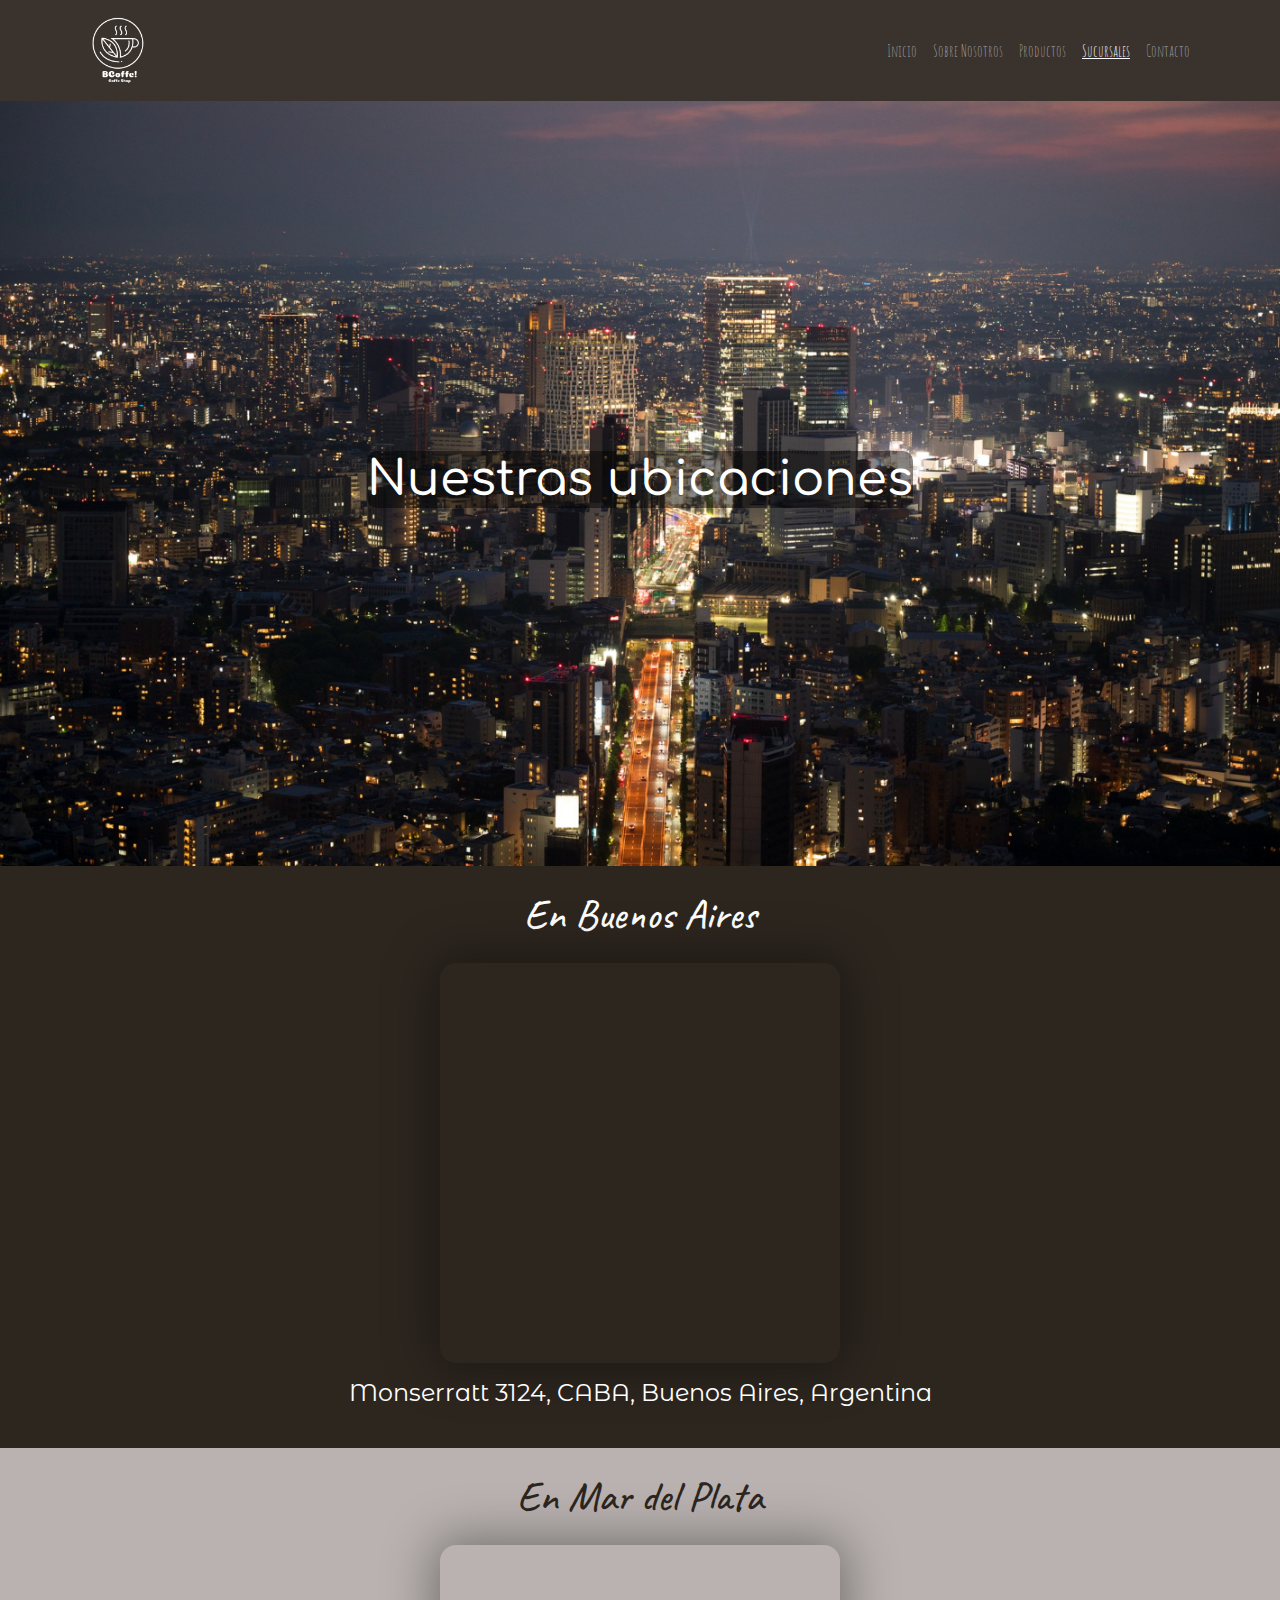
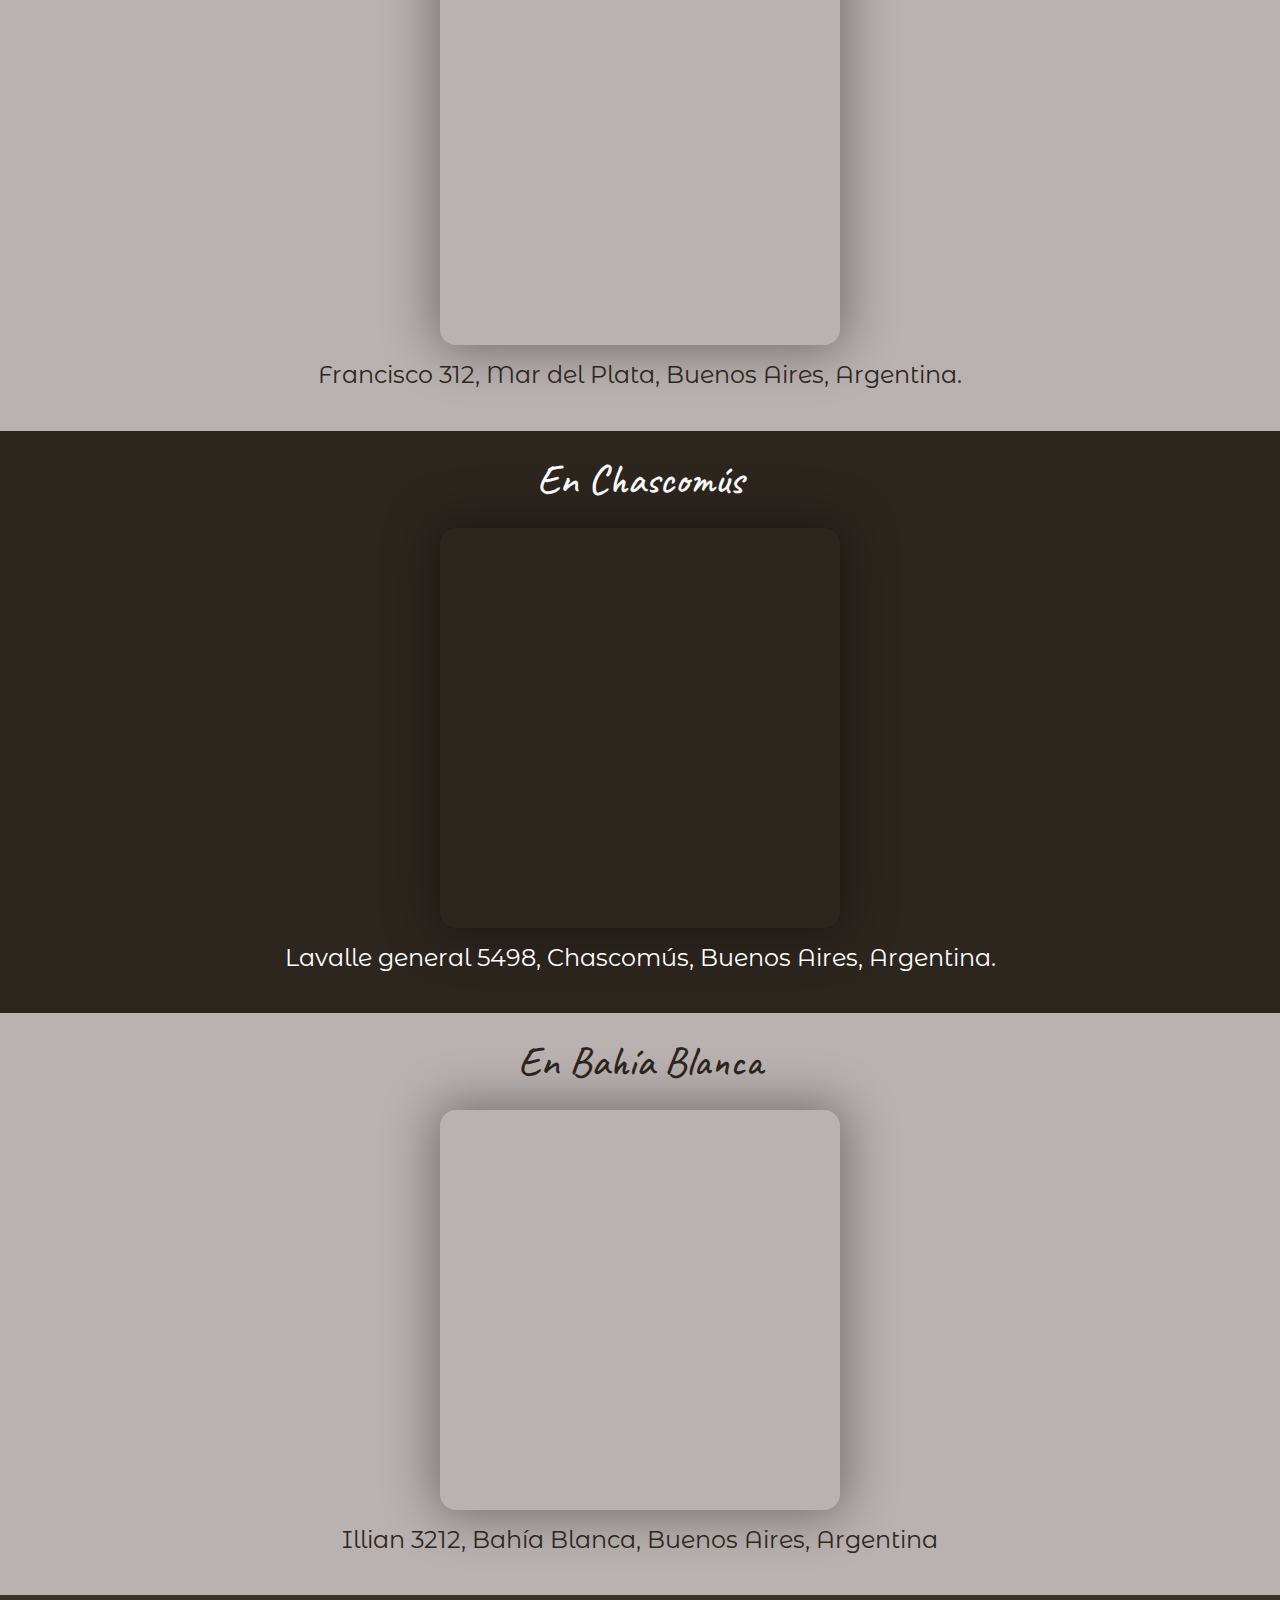
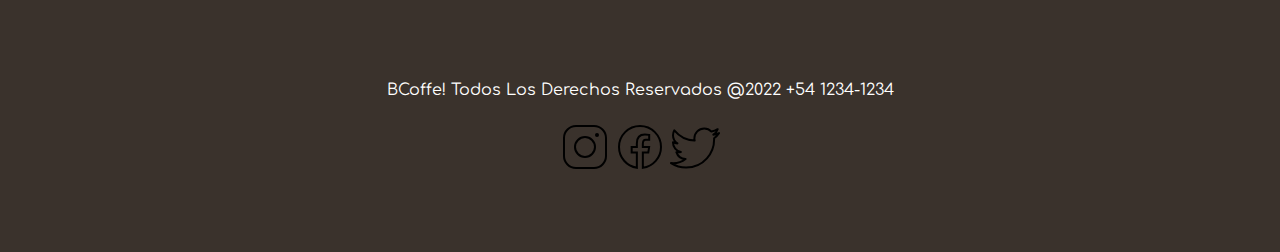
<file: pages/sucursales.html>
<!DOCTYPE html>
<html lang="en">
<head>
    <meta charset="UTF-8">
    <meta http-equiv="X-UA-Compatible" content="IE=edge">
    <meta name="viewport" content="width=device-width, initial-scale=1.0">
    <link rel="preconnect" href="https://fonts.googleapis.com">
    <link rel="preconnect" href="https://fonts.gstatic.com" crossorigin>
    <link href="https://fonts.googleapis.com/css2?family=Comfortaa:wght@600&display=swap" rel="stylesheet">
    <link href="https://fonts.googleapis.com/css2?family=Caveat:wght@500&display=swap" rel="stylesheet">
    <link rel="stylesheet" href="../bootstrap/bootstrap.min.css">
    <link rel="stylesheet" href="../css/main.css">
    <link href="https://fonts.googleapis.com/css2?family=Montserrat+Alternates:wght@200&display=swap" rel="stylesheet">
    <link href="https://fonts.googleapis.com/css2?family=Amatic+SC:wght@700&display=swap" rel="stylesheet">
    <meta name="description" content="¿Querés saber como es el mejor café del mundo cerca tuyo? ¿Querés un café directo al grano y sin vueltas? ¿Para llevar? Entonces esta es tu cafetería, BCoffe!">
    <meta name="keywords" content="café, cafetería en Buenos Aires, café cerca mio, cafeterías cerca, café para llevar cerca">
    <title>BCoffe! | Sucursales</title>
</head>
<body>
        
    <!-- Menú -->

    <header>           
        <nav class="navbar navbar-expand-lg">
            <div class="container">
              <a class="navbar-brand" href="../index.html"><img src="../Img/Logo.png" class="img--animacion"></a>
              <button class="navbar-toggler bg-light" type="button" data-bs-toggle="collapse" data-bs-target="#navbarNav" aria-controls="navbarNav" aria-expanded="false" aria-label="Toggle navigation">
                <span class="navbar-toggler-icon"></span>
              </button>
              <div class="collapse navbar-collapse" id="navbarNav">
                <div class="mx-auto"></div>
                <ul class="navbar-nav">
                  <li class="nav-item">
                    <a class="nav-link nav-link-hover" aria-current="page" href="../index.html">Inicio</a>
                  </li>
                  <li class="nav-item">
                    <a class="nav-link nav-link-hover" href="./sobre-nosotros.html">Sobre Nosotros</a>
                  </li>
                  <li class="nav-item">
                    <a class="nav-link nav-link-hover" href="./productos.html">Productos</a>
                  </li>
                  <li class="nav-item">
                    <a class="nav-link active custom-active" href="#">Sucursales</a>
                  </li>
                  <li class="nav-item">
                    <a class="nav-link nav-link-hover" href="./contacto.html">Contacto</a>
                  </li>
                </ul>
              </div>
            </div>
        </nav>
    </header>  
    </header>
      
        <!-- Bienvenida -->
    <div class="container-fluid">  
      <div class="row">
        <div class="bienvenida-sucursales">
            <h1>Nuestras ubicaciones</h1>
        </div> 
      </div>
        <!-- Mapas -->
      <div class="row">
        <div class="ubicaciones">
            <div class="row py-4 mapa-bgcolor1 justify-content-center text-center">
                <h2 class="titulos">En Buenos Aires</h2>
                <iframe src="https://www.google.com/maps/embed?pb=!1m18!1m12!1m3!1d105073.32151710131!2d-58.50334568529722!3d-34.61575895722245!2m3!1f0!2f0!3f0!3m2!1i1024!2i768!4f13.1!3m3!1m2!1s0x95bcca3d05457fbb%3A0xe160f4fce7f7c017!2sBuenos%20Aires!5e0!3m2!1ses-419!2sar!4v1660597242167!5m2!1ses-419!2sar" width="600" height="450" style="border:0;" allowfullscreen="" loading="lazy" referrerpolicy="no-referrer-when-downgrade" class="iframe--anim"></iframe>
                <p>Monserratt 3124, CABA, Buenos Aires, Argentina</p>
            </div>       
            <div class="row py-4 mapa-bgcolor2 justify-content-center text-center">    
                <h2 class="titulos">En Mar del Plata</h2>
                <iframe src="https://www.google.com/maps/embed?pb=!1m18!1m12!1m3!1d201170.02517537188!2d-57.74061881730202!3d-38.01721305986745!2m3!1f0!2f0!3f0!3m2!1i1024!2i768!4f13.1!3m3!1m2!1s0x9584d94d19d34209%3A0xdd9670804bfed126!2sMar%20del%20Plata%2C%20Provincia%20de%20Buenos%20Aires!5e0!3m2!1ses-419!2sar!4v1660597722337!5m2!1ses-419!2sar" width="600" height="450" style="border:0;" allowfullscreen="" loading="lazy" referrerpolicy="no-referrer-when-downgrade" class="iframe--anim"></iframe>
                <p>Francisco 312, Mar del Plata, Buenos Aires, Argentina.</p>
            </div>
            <div class="row py-4 mapa-bgcolor1 justify-content-center text-center">         
                <h2 class="titulos">En Chascomús</h2>
                <iframe src="https://www.google.com/maps/embed?pb=!1m18!1m12!1m3!1d103830.13420092383!2d-58.08374645183115!3d-35.586000783335884!2m3!1f0!2f0!3f0!3m2!1i1024!2i768!4f13.1!3m3!1m2!1s0x95980d577cda3ee5%3A0xe0e8cfd3969bd45f!2sChascom%C3%BAs%2C%20Provincia%20de%20Buenos%20Aires!5e0!3m2!1ses-419!2sar!4v1660597755017!5m2!1ses-419!2sar" width="600" height="450" style="border:0;" allowfullscreen="" loading="lazy" referrerpolicy="no-referrer-when-downgrade" class="iframe--anim"></iframe>
                <p>Lavalle general 5498, Chascomús, Buenos Aires, Argentina.</p>
            </div>
            <div class="row py-4 mapa-bgcolor2 justify-content-center text-center"> 
                <h2 class="titulos">En Bahía Blanca</h2>
                <iframe src="https://www.google.com/maps/embed?pb=!1m18!1m12!1m3!1d99611.44808438432!2d-62.326412539055475!3d-38.72107472268514!2m3!1f0!2f0!3f0!3m2!1i1024!2i768!4f13.1!3m3!1m2!1s0x95edbcabdc1302bd%3A0x76d1d88d241e7a11!2sBah%C3%ADa%20Blanca%2C%20Provincia%20de%20Buenos%20Aires!5e0!3m2!1ses-419!2sar!4v1660597773463!5m2!1ses-419!2sar" width="600" height="450" style="border:0;" allowfullscreen="" loading="lazy" referrerpolicy="no-referrer-when-downgrade" class="iframe--anim"></iframe> 
                <p>Illian 3212, Bahía Blanca, Buenos Aires, Argentina</p>
            </div>
        </div>
      </div>   
    </div>
  <footer>
    <p>BCoffe! Todos Los Derechos Reservados @2022 +54 1234-1234</p>
    <div>
      <a href="#"><img src="../Img/icon-ig.svg" alt="instagram"></a>
      <a href="#"><img src="../Img/icon-facebook.svg" alt="facebook"></a>
      <a href="#"><img src="../Img/icon-twitter.svg" alt="twitter"></a>
    </div>
  </footer>
    <script src="../js/bootstrap.min.js"></script>
</body>
</html>
</file>
<file: css/styles.css>
* {
    margin: 0;
    padding: 0;
    box-sizing: border-box;
}

/* Estilos de los textos */

p {
    font-family: 'Bad Script', cursive;
    font-size: 20px;
    line-height: 30px;
    color: #fff;
}

.titulos {
    font-size: 53px;
    color: #fff;
    font-family: 'Caveat', cursive;
}

/* Header */

header {
    background-color: #3a322c;
    grid-area: header;
}
     
    
/* menu */

nav {
    display: flex;
    flex-direction: row;
    justify-content: space-between;
    align-items: center;
    align-content: center;
    padding-top: 17px;
    padding-bottom: 17px;
}

nav svg {
    color: #fff;
}

.menu {
    display: flex;
}

.menu__listas {
    list-style: none;
    margin-right: 7px;
    margin-left: 7px;
}

.menu__listas a {
    text-decoration: none;
    color: #fff;
    font-size: 20px;
    font-family: 'Amatic SC', cursive;
}

nav a img {
    height: 100px;
}

/* Index */

.index__body {
    display: grid;
    grid-template-areas: 
        "header"
        "bienvenida"
        "inicio"
        "backgroun"
        "explicacion"
        "footer"
    ;
    max-width: 100%;
    overflow-x: hidden;

}

.bienvenida {
    height: 90vh;
    display: flex;
    align-items: center;
    justify-content: center;
    background-image: url(../Img/background.jpg);
    background-size: cover;
    background-attachment: fixed;
    grid-area: bienvenida;
}


.bienvenida h1 {
    font-family: 'Comfortaa', cursive;
    font-size: 72px;
    color: #fff;
    text-align: center;
}

.inicio {
    padding-top: 80px;
    background-color: #2D261F;
    text-align: center;
    grid-area: inicio;
    padding-bottom: 80px;
    padding-left: 160px;
    padding-right: 160px;
    display: flex;
    flex-direction: column;
    align-items: center;

}

.inicio img {
    box-shadow: 0px 0px 24px 11px rgba(0,0,0,0.67);
    border-radius: 2%;
    width: 50%;
    margin-top: 40px;
}

.inicio p {
    margin-top: 40px;
    color: #fff;
    font-size: 20px;
}

.inicio h2 {
    color: #fff;
}



.background {
    height: 340px;
    background-image: url(../Img/background.jpg);
    background-size:cover;
    background-attachment: fixed;
    grid-area: backgroun;
    display: flex;
    justify-content: center;
    align-items: center;
}

.background h2 {
    font-family: 'Comfortaa', cursive;
    font-size: 72px;
    color: white;
}

/* Explicación-Index */

.explicacion {
    background-color: #2D261F;
    padding-top: 100px;
    padding-bottom: 100px;
    padding-left: 80px;
    padding-right: 80px;
    grid-area: explicacion;
    display: grid;
    grid-template-areas: 
        "parte1"
        "parte2"
        "boton"

    ;
}

.explicacion div img {
    height: 250px;
    border-radius: 6%;
    box-shadow: 0px 0px 24px 11px rgba(0,0,0,0.67)

}

.parte1__p {
    grid-area: parte1__p;
    display: flex;
    justify-content: center;
    align-items: center;

}

.parte2__p {
    grid-area: parte2__p;
    display: flex;
    justify-content: center;
    align-items: center;
}

.cafe1 {
    grid-area: cafe1;
    margin-right: 80px;
}

.cafe2 {
    grid-area: cafe2;
    margin-left: 80px;
    
}

.explicacion__parte1 {
    grid-area: parte1;
    display: grid;
    grid-template-areas: 
        "cafe1 parte1__p"
    ;
    grid-template-columns: 1fr 2fr;
    margin-bottom: 80px;

}

.explicacion__parte2 {
    grid-area: parte2;
    display: grid;
    grid-template-areas: 
        "parte2__p cafe2"
    ;
    grid-template-columns: 2fr 1fr;
    margin-bottom: 80px;
}

.boton {
    text-align: center;
    grid-area: boton;
}

.boton button {
    background-color: rgb(250, 248, 248);
    border-style: none;
    border-radius: 6%;
    box-shadow: 0px 0px 5px 1px gray;
    height: 60px;
    width: 180px;
    border-width: 4px;    
}

/* Productos */

.productos__article p {
    padding-bottom: 50px;
}

.productos__article section img {
    margin-top: 50px;
    margin-bottom: 50px;
}

.bienvenida-productos {
    height: 90vh;
    display: flex;
    justify-content: center;
    align-items: center;
    background-image: url(../Img/background2.jpg);
    background-size: cover;
    background-attachment: fixed;
}


.bienvenida-productos h1 {
    font-family: 'Comfortaa', cursive;
    font-size: 72px;
    color: white;
}


.productos__titulo {
    margin-bottom: 0;
    text-align: center; 
}

.producto--right {
    display: flex;
    flex-direction: row;
    align-items: center;
    justify-content: space-between;
}

.producto--left {
    display: flex;
    flex-direction: row-reverse;
    align-items: center;
    justify-content: space-between;
}

.producto1 {
    background-color: #2D261F;

}

.producto1 h3 {
    padding-top: 50px;
}

.imgproducto1y3 {
    height: 300px;
    border-radius: 5%;
    box-shadow: 0px 0px 50px 7px rgba(0,0,0,0.37)
}

.producto2 {
    background-color: #b9b2b0;
}

.producto2 h3 {
    padding-top: 50px;
}

.producto2 img {
    height: 350px;
    border-radius: 5%;
    box-shadow: 0px 0px 50px 7px rgba(0,0,0,0.37)
}


.producto3 {
    background-color: #2D261F;
}

.producto3 h3 {
    padding-top: 50px;
}


.producto4 {
    background-color:#b9b2b0;
}

.producto4 img {
    height: 300px;
    border-radius: 5%;
    box-shadow: 0px 0px 50px 7px rgba(0,0,0,0.37)
}


.producto4 h3 {
    padding-top: 50px;
}

.boton-sucursales {
    background-color: #2D261F;
}

.boton2 {
    padding-top: 100px;
    margin-top: 0;
    padding-bottom: 100px;
}

.productos__article p {
    padding-bottom: 50px;
    padding-left: 8px;
    padding-right: 8px;
}

/* Sucursales */

.bienvenida-sucursales {
    height: 90vh;
    text-align: center;
    background-image: url(../Img/background3.jpg);
    background-size: cover;
    background-attachment: fixed;
    display: flex;
    justify-content: center;
    align-items: center;
}

.bienvenida-sucursales h1 {
    font-family: 'Comfortaa', cursive;
    font-size: 72px;
    color: white;
}

.ubicaciones {
    text-align: center;
}

.ubicaciones__mapa1 {
    background-color:#2D261F;
}

.ubicaciones__mapa2 {
    background-color:#b9b2b0;
}

.ubicaciones__mapa3 {
    background-color:#2D261F;
}

.ubicaciones__mapa4 {
    background-color:#b9b2b0;
}

.container-mapa {
    padding-top: 50px;
    padding-bottom: 50px;
}

.container-mapa iframe {
    border-radius: 4%;
    box-shadow: 0px 0px 50px 7px rgba(0,0,0,0.37);
    margin-top: 15px;
    margin-bottom: 15px;
}

/* Contacto */

.bienvenida-contacto {
    height: 90vh;
    text-align: center;
    background-image: url(../Img/background4.jpg);
    background-size: cover;
    background-attachment: fixed;
    display: flex;
    justify-content: center;
    align-items: center;
}

.bienvenida-contacto h1 {
    font-family: 'Comfortaa', cursive;
    font-size: 72px;
    color: white;
}

.contacto__titulo {
    text-align: center; 
    padding-top: 40px;
}

.contacto-bgcolor {
    background-color: #2D261F;
}

.contacto-bgcolor p {
    text-align: center;
    margin-top: 40px;
    margin-bottom: 40px;
    font-family: 'Bad Script', cursive;
}

/* formulario */

form {
    margin-left: auto;
    margin-right: auto;
    padding-bottom: 80px;
    color: #fff;
    display: flex;
}

.formulario {
    display: flex;
    justify-content: center;
}



form textarea {
    resize: none;
}

/* Sobre Nosotros */

.bienvenida-sobre-nosotros {
    height: 90vh;
    background-image: url(../Img/background5.jpg);
    background-size: cover;
    background-attachment: fixed;
    display: flex;
    justify-content: center;
    align-items: center;
}

.bienvenida-sobre-nosotros h1 {
    font-family: 'Comfortaa', cursive;
    font-size: 72px;
    color: rgb(255, 255, 255);
}

.nuestra-historia {
    background-color: #2D261F;
    display: flex;
    justify-content: center;
    align-items: center;
    flex-direction: column;
}

.nuestra-historia h2 {
    text-align: center; 
    padding-top: 40px;
    padding-bottom: 40px;
    font-family: 'Caveat', cursive;
    color: #fff;
}

.nuestra-historia img {
    border-radius: 5%; 
    height:300px; 
    box-shadow: 0px 0px 50px 7px rgba(0,0,0,0.37);
    margin-bottom: 80px;
    margin-top: 40px;
}

.nuestra-historia p {
    padding-left: 8px;
    padding-right: 8px;
}

.sobre-nosotrosimg2 {
    background-color: #fff;
    display: flex;
    justify-content: center;
    align-items: center;
    padding-top: 40px;
    padding-bottom: 40px;
}

.sobre-nosotrosimg2 h2 {
    font-family: 'Comfortaa', cursive;
    font-size: 72px;
    color: #2D261F;
}

.opiniones {
    display: flex;
    flex-wrap: wrap;
    justify-content: center;
    align-items: center;
}

.sobre-nosotros--buttonbgcolor {
    background-color: #2D261F;
}

.opiniones img {
    width: 300px;
}

/* Footer */

footer {
    background-color: #3a322c;
    padding-top: 80px;
    padding-bottom: 80px;
    text-align: center;
    color: white;
    grid-area: footer;

}


/* Inicio Responsive */

/* Inicio Responsive index */

@media screen and (max-width: 1024px) {
    .menu {
        display: none;
    }

    .bienvenida h1 {
        font-size: 20px;
    }

    .inicio {
        padding-left: 8px;
        padding-right: 8px;
    }

    .inicio h2 {
        font-size: 25px;
    }

    .inicio p {
        font-size: 20px
    }

    .inicio img {
        width: 90vw;
    }

    .background h2 {
        font-size: 25px;
    }

    .explicacion {
        padding-left: 0;
        padding-right: 0;
    }

    .cafe1 {
        width: 300px;
        margin: 0;
        margin-bottom: 30px;
    }

    .cafe2 {
        width: 300px;
        margin: 0;
        margin-bottom: 30px;
    }

    .explicacion__parte1 {
        grid-template-areas: 
            "cafe1"
            "parte1__p"

        ;
        grid-template-columns: 100vw;
        text-align: center;
    }

    .explicacion__parte2 {
        grid-template-areas: 
            "cafe2"
            "parte2__p"
        
        ;
        grid-template-columns: 100vw;
        text-align: center;
    }

    .parte1__p,
    .parte2__p {
        padding-left: 8px;
        padding-right: 8px;
    }

    .explicacion div img {
        width: 250px;
        height: auto;
        display: flex;
        justify-self: center;
    }

    #nav__menu-icon {
        margin-right: 7px;
    }

}

@media screen and (min-width: 600px) {
    
    .inicio img {
        width: 75vw;
    }


}

@media screen and (min-width: 769px) {
    
    .bienvenida h1 {
        font-size: 48px;
    }

    .background h2 {
        font-size: 48px;
    }

}

@media screen and (min-width: 768px) {
    .inicio img {
        width: 50vw;
    }

}

@media screen and (min-width: 1025px) {
    #nav__menu-icon {
        display: none;
    }


}

@media screen and (min-width: 1918px) {
    .bienvenida h1 {
        font-size: 72px;
    }

    .background h2 {
        font-size: 72px;
    }

    .inicio img {
        width: 46vw;
    }

    .parte1__p,
    .parte2__p {
        font-size: 32px;
    }

    .inicio p {
        font-size: 32px;
    }

    nav a img {
        width: 150px;
        height: 150px;
    }
    
    .menu__listas a {
        font-size: 30px;
    }

    footer {
        font-size: 20px;
    }
}

/* Fin responsive index */

/* Inicio responsive Sobre Nosotros */

@media screen and (max-width: 1024px) {
    .bienvenida-sobre-nosotros h1 {
        font-size: 20px;
    }
    .nuestra-historia h2 {
        font-size: 25px;
    }
    .nuestra-historia p {
        font-size: 18px;
    }
    .nuestra-historia img {
        width: 90vw;
        height: auto;
    }
    .sobre-nosotrosimg2 h2 {
        font-size: 25px;
        text-align: center;
    }
    
}
@media screen and (min-width: 600px) {
    .nuestra-historia img {
        width: 75vw;
        height: auto;
    }

}
@media screen and (min-width: 769px) {
    .bienvenida-sobre-nosotros h1 {
        font-size: 48px;
    }
    .nuestra-historia h2 {
        font-size: 48px;
    }
    .sobre-nosotrosimg2 h2 {
        font-size: 48px;
    }
}
@media screen and (min-width: 768px) {
    .nuestra-historia img {
        width: 50vw;
    }
}
@media screen and (min-width: 1024px) {
    .opiniones img {
        width: 500px;
        height: auto;
    }
    .nuestra-historia p {
        font-size: 24px;
    }
}
@media screen and (min-width: 1918px) {
    .nuestra-historia p {
        font-size: 32px;
    }
    .nuestra-historia img {
        width: 46vw;
    }
    .bienvenida-sobre-nosotros h1 {
        font-size: 72px;
    }
    .nuestra-historia h2 {
        font-size: 72px;
    }
    .sobre-nosotrosimg2 h2 {
        font-size: 72px;
    }
}


/* Fin responsive Sobre Nosotros */

/* Inicio responsive productos */

@media screen and (max-width: 1024px) {
    .bienvenida-productos h1 {
        font-size: 20px;
    }
    .productos__titulo {
        font-size: 25px;
    }
    .producto-base div img {
        width: 300px;
        height: auto;
    }
    .producto--left p,
    .producto--right p {
        font-size: 18px;
        padding-left: 8px;
        padding-right: 8px;
    }
    .sobre-nosotrosimg2 h2 {
        font-size: 25px;
        text-align: center;
    }
    .producto--left ,
    .producto--right {
        display: flex;
        flex-direction: column;
        text-align: center;
        justify-content: space-between;
    }

}
@media screen and (min-width: 769px) {
    .productos__titulo {
        font-size: 48px;
    }
    .bienvenida-productos h1 {
        font-size: 48px;
    }
}
@media screen and (min-width: 768px) {
    .producto--left {
        flex-direction: row;
    }
    .producto--right {
        flex-direction: row-reverse;
        text-align: center;
    }
    #macchiato {
        height: 270px;
        width: auto;
        margin-right: 55px;
    }
}

@media screen and (min-width: 1918px) {
    .producto-base p {
        font-size: 32px;
    }
    .productos__titulo {
        font-size: 72px;
    }
    .bienvenida-productos h1 {
        font-size: 72px;
    }
}

/* Fin responsive productos */

/* Inicio responsive sucursales */

@media screen and (max-width: 1024px) {
    .bienvenida-sucursales h1 {
        font-size: 20px;
    }
    .ubicaciones p {
        font-size: 20px
    }
    .ubicaciones div h2 {
        font-size: 20px;
    }
    .ubicaciones div iframe {
        height: 300px;
        width: 300px;
    }
}
@media screen and (min-width: 599px) {
    .ubicaciones div iframe {
        height: 400px;
        width: 400px;
    }
}
@media screen and (min-width: 769px) {
    .bienvenida-sucursales h1 {
        font-size: 48px;
    }
    .ubicaciones div h2 {
        font-size: 48px;
    }
}

@media screen and (min-width: 1025px) {
    .ubicaciones div iframe {
        height: 500px;
        width: 500px;
    }
}
@media screen and (min-width: 1918px) {
    .bienvenida-sucursales h1 {
        font-size: 72px;
    }
    .ubicaciones p {
        font-size: 32px;
    }
    .ubicaciones div h2 {
        font-size: 72px;
    }
    .ubicaciones div iframe {
        height: 800px;
        width: 800px;
    }
}

/* Fin responsive sucursales */


/* Inicio resposive contacto */

@media screen and (max-width: 1024px) {
    .bienvenida-contacto h1 {
        font-size: 20px;
    }
    .contacto-bgcolor p {
        font-size: 20px
    }
    .contacto__titulo {
        font-size: 20px;
    }
}


@media screen and (min-width: 769px) {
    .bienvenida-contacto h1 {
        font-size: 48px;
    }
    .contacto__titulo {
        font-size: 48px;
    }
}

@media screen and (min-width: 1918px) {
    .bienvenida-contacto h1 {
        font-size: 72px;
    }
    .contacto-bgcolor p {
        font-size: 32px;
    }
    .contacto__titulo {
        font-size: 72px;
    }
}

/* Fin responsive contacto */

/* Fin Responsive */
</file>
<file: css/main.css>
.img--animacion {
  transition: all 0.5s ease; }
  .img--animacion:hover {
    transition: all 0.5s ease;
    transform: scale(1.02, 1.02); }

.cafe1:hover {
  box-shadow: white;
  transition: all 0.3s ease; }

.iframe--anim, .index__body .explicacion .explicacion__parte1 .cafe1:hover, .index__body .explicacion .explicacion__parte2 .cafe2:hover, .productos__article section img {
  transition: all 0.3s ease; }
  .iframe--anim:hover, .index__body .explicacion .explicacion__parte1 .cafe1:hover, .index__body .explicacion .explicacion__parte2 .cafe2:hover, .productos__article section img:hover {
    box-shadow: 0px 0px 24px 11px #5c5c5c;
    transition: all 0.3s ease; }

* {
  margin: 0;
  padding: 0;
  box-sizing: border-box; }

* p {
  font-family: 'Montserrat Alternates', sans-serif;
  font-size: 1.49rem;
  line-height: 1.9rem;
  color: #fff; }

.titulos {
  color: #fff;
  font-family: 'Caveat', cursive; }

form {
  margin-left: auto;
  margin-right: auto;
  padding-bottom: 80px;
  color: #fff;
  display: flex; }
  form textarea {
    resize: none;
    background-color: transparent;
    border: 1.5px solid #9e9e9e;
    margin-bottom: 30px;
    width: 500px; }
    @media screen and (max-width: 1024px) {
      form textarea {
        width: 300px; } }
    @media screen and (min-width: 1920px) {
      form textarea {
        width: 700px; } }

.input-group {
  margin-top: 20px;
  margin-bottom: 20px;
  position: relative; }
  .input-group input {
    border: solid 1.5px #9e9e9e;
    background: none;
    padding: 1rem;
    font-size: 1rem;
    color: #f5f5f5;
    width: 500px;
    -webkit-transition: border 150ms cubic-bezier(0.4, 0, 0.2, 1);
    transition: border 150ms cubic-bezier(0.4, 0, 0.2, 1); }
    .input-group input:focus, .input-group input:valid {
      outline: none;
      border: 1.5px solid #1a73e8; }
    .input-group input:focus ~ label, .input-group input:valid ~ label {
      -webkit-transform: translateY(-50%) scale(0.8);
      -ms-transform: translateY(-50%) scale(0.8);
      transform: translateY(-50%) scale(0.8);
      background-color: #212121;
      padding: 0 .2em;
      color: #2196f3; }
    @media screen and (max-width: 1024px) {
      .input-group input {
        width: 300px; } }
    @media screen and (min-width: 1920px) {
      .input-group input {
        width: 700px; } }
  .input-group label {
    position: absolute;
    left: 15px;
    color: #e8e8e8;
    pointer-events: none;
    -webkit-transform: translateY(1rem);
    -ms-transform: translateY(1rem);
    transform: translateY(1rem);
    -webkit-transition: 150ms cubic-bezier(0.4, 0, 0.2, 1);
    transition: 150ms cubic-bezier(0.4, 0, 0.2, 1);
    font-size: 1.3rem; }

.form--boton {
  font-family: inherit;
  font-size: 20px;
  background: #b9b2b0;
  color: #2D261F;
  padding: 0.7em 1em;
  padding-left: 0.9em;
  display: flex;
  align-items: center;
  border: none;
  border-radius: 16px;
  overflow: hidden;
  transition: all 0.2s; }
  .form--boton span {
    display: block;
    margin-left: 0.3em;
    transition: all 0.3s ease-in-out; }
  .form--boton svg {
    display: block;
    transform-origin: center center;
    transition: transform 0.3s ease-in-out; }
  .form--boton:hover .svg-wrapper {
    animation: fly-1 0.6s ease-in-out infinite alternate; }
  .form--boton:hover svg {
    transform: translateX(1.2em) rotate(45deg) scale(1.1); }
  .form--boton:hover span {
    transform: translateX(5em); }
  .form--boton:active {
    transform: scale(0.95); }

@keyframes fly-1 {
  from {
    transform: translateY(0.1em); }
  to {
    transform: translateY(-0.1em); } }

.boton, .boton2 {
  text-align: center;
  grid-area: boton; }
  .boton button, .boton2 button {
    background-color: rgba(250, 248, 248, 0);
    border-style: solid;
    border-width: 4px;
    height: 60px;
    padding-left: 1rem;
    padding-right: 1rem;
    border-color: #b9b2b0;
    color: #b9b2b0;
    font-family: 'Comfortaa', cursive;
    font-size: 1.1rem;
    transition: all 0.35s ease; }
    .boton button:hover, .boton2 button:hover {
      background-color: #b9b2b0;
      border-color: #b9b2b0;
      color: black;
      transition: all 0.35s ease; }

.boton2 {
  padding-top: 80px;
  margin-top: 0;
  padding-bottom: 80px; }

* {
  scrollbar-width: 7px;
  scrollbar-color: #6e5f54; }
  *::-webkit-scrollbar {
    width: 7px; }
  *::-webkit-scrollbar-track {
    background-color: lightgray; }
  *::-webkit-scrollbar-thumb {
    background-color: #6e5f54;
    border-radius: 10px; }

header {
  background-color: #3a322c;
  grid-area: header;
  position: sticky;
  top: 0;
  z-index: 3000; }

nav ul li a {
  color: #a0a0a0 !important;
  font-family: 'Amatic SC', cursive; }

nav .navbar-brand img {
  height: 75px; }
  @media screen and (min-width: 1920px) {
    nav .navbar-brand img {
      height: 115px;
      width: 115px; } }

nav .custom-active {
  color: #ffffff !important;
  text-decoration: underline !important; }

nav .nav-link-hover:hover {
  color: #d8d8d8 !important;
  text-decoration: underline !important; }

@media screen and (min-width: 1920px) {
  nav .nav-link {
    font-size: 1.3rem; } }

footer {
  background-color: #3a322c;
  padding-top: 80px;
  padding-bottom: 80px;
  text-align: center;
  color: white;
  grid-area: footer; }
  footer p {
    font-family: 'Comfortaa', cursive;
    font-size: 1rem; }
    @media screen and (min-width: 1920px) {
      footer p {
        font-size: 1.2rem; } }

.index__body {
  display: grid;
  grid-template-areas: "header" "bienvenida" "inicio" "backgroun" "explicacion" "footer";
  max-width: 100%;
  overflow-x: hidden; }
  .index__body .bienvenida {
    height: 85vh;
    display: flex;
    align-items: center;
    background-size: cover;
    background-attachment: fixed;
    justify-content: center;
    background-image: url(../Img/background.jpg);
    grid-area: bienvenida; }
    .index__body .bienvenida h1 {
      font-family: 'Comfortaa', cursive;
      font-size: 3rem;
      color: #fff;
      text-align: center;
      background-color: rgba(0, 0, 0, 0.47);
      border-radius: 10px; }
      @media screen and (min-width: 1920px) {
        .index__body .bienvenida h1 {
          font-size: 4.5rem; } }
  .index__body .inicio {
    padding-top: 80px;
    background-color: #2D261F;
    text-align: center;
    grid-area: inicio;
    padding-bottom: 80px;
    padding-left: 160px;
    padding-right: 160px;
    display: flex;
    flex-direction: column;
    align-items: center; }
    @media screen and (max-width: 1024px) {
      .index__body .inicio {
        padding-left: 8px;
        padding-right: 8px; } }
    .index__body .inicio img {
      box-shadow: 0px 0px 24px 11px rgba(0, 0, 0, 0.67);
      border-radius: 2%;
      margin-top: 40px; }
      @media screen and (max-width: 1024px) {
        .index__body .inicio img {
          width: 90vw; } }
      @media screen and (min-width: 600px) {
        .index__body .inicio img {
          width: 80vw; } }
      @media screen and (min-width: 768px) {
        .index__body .inicio img {
          width: 57vw; } }
      @media screen and (min-width: 1920px) {
        .index__body .inicio img {
          width: 35vw; } }
    .index__body .inicio p {
      margin-top: 40px;
      color: #fff;
      font-size: 1.49rem;
      line-height: 1.9rem; }
    .index__body .inicio h2 {
      color: #fff;
      font-size: 2.6rem; }
  .index__body .background {
    height: 340px;
    background-image: url(../Img/background.jpg);
    background-size: cover;
    background-attachment: fixed;
    grid-area: backgroun;
    display: flex;
    justify-content: center;
    align-items: center; }
    .index__body .background h2 {
      font-family: 'Comfortaa', cursive;
      font-size: 2.6rem;
      color: white; }
      @media screen and (min-width: 1920px) {
        .index__body .background h2 {
          font-size: 3rem; } }
  .index__body .explicacion {
    background-color: #2D261F;
    padding-top: 80px;
    padding-bottom: 80px;
    padding-left: 80px;
    padding-right: 80px;
    grid-area: explicacion; }
    .index__body .explicacion div img {
      height: 250px;
      border-radius: 6%;
      box-shadow: 0px 0px 24px 11px rgba(0, 0, 0, 0.67);
      transition: all 0.8s ease; }
      @media screen and (max-width: 1024px) {
        .index__body .explicacion div img {
          width: 250px;
          height: auto;
          margin-bottom: 30px; } }
    .index__body .explicacion .explicacion__parte1 {
      grid-area: parte1;
      margin-bottom: 80px; }
      .index__body .explicacion .explicacion__parte1 .parte1__p {
        grid-area: parte1__p;
        display: flex;
        justify-content: center;
        align-items: center;
        font-size: 1.49rem;
        line-height: 1.9rem; }
        @media screen and (max-width: 1024px) {
          .index__body .explicacion .explicacion__parte1 .parte1__p {
            padding-left: 8px;
            padding-right: 8px; } }
      .index__body .explicacion .explicacion__parte1 .cafe1 {
        grid-area: cafe1;
        margin-right: 80px; }
        @media screen and (max-width: 1024px) {
          .index__body .explicacion .explicacion__parte1 .cafe1 {
            width: 300px;
            margin: 0; } }
        @media screen and (max-width: 768px) {
          .index__body .explicacion .explicacion__parte1 .cafe1 {
            justify-self: center;
            align-self: center; } }
      @media screen and (max-width: 1024px) {
        .index__body .explicacion .explicacion__parte1 {
          text-align: center; } }
    .index__body .explicacion .explicacion__parte2 {
      grid-area: parte2;
      margin-bottom: 80px; }
      .index__body .explicacion .explicacion__parte2 .parte2__p {
        grid-area: parte2__p;
        font-size: 1.49rem;
        line-height: 1.9rem; }
        @media screen and (max-width: 1024px) {
          .index__body .explicacion .explicacion__parte2 .parte2__p {
            padding-left: 8px;
            padding-right: 8px; } }
      .index__body .explicacion .explicacion__parte2 .cafe2 {
        grid-area: cafe2; }
        @media screen and (max-width: 1024px) {
          .index__body .explicacion .explicacion__parte2 .cafe2 {
            width: 300px;
            margin: 0; } }
        @media screen and (max-width: 768px) {
          .index__body .explicacion .explicacion__parte2 .cafe2 {
            justify-self: center;
            align-self: center; } }
      @media screen and (max-width: 1024px) {
        .index__body .explicacion .explicacion__parte2 {
          text-align: center; } }

.bienvenida-productos {
  height: 85vh;
  display: flex;
  align-items: center;
  background-size: cover;
  background-attachment: fixed;
  justify-content: center;
  background-image: url(../Img/background2.jpg); }
  .bienvenida-productos h1 {
    font-family: 'Comfortaa', cursive;
    font-size: 3rem;
    color: white;
    background-color: rgba(0, 0, 0, 0.47);
    border-radius: 10px; }
    @media screen and (min-width: 1920px) {
      .bienvenida-productos h1 {
        font-size: 4.5rem; } }

.productos__article section img {
  margin-top: 50px;
  margin-bottom: 50px;
  width: 450px; }
  @media screen and (max-width: 1024px) {
    .productos__article section img {
      width: 300px;
      height: auto; } }

.productos__article section .productos__titulo {
  margin-bottom: 0;
  text-align: center;
  padding-top: 50px;
  cursor: default;
  transition: all 0.3s ease;
  font-size: 2.6rem; }
  @media screen and (min-width: 1920px) {
    .productos__article section .productos__titulo {
      font-size: 3rem; } }

.productos__article .producto2 p,
.productos__article .producto4 p {
  font-weight: bold; }

.productos__article .producto2 h3,
.productos__article .producto2 p,
.productos__article .producto4 h3,
.productos__article .producto4 p {
  color: #2D261F; }

.productos__article .producto1:hover h3,
.productos__article .producto3:hover h3 {
  text-shadow: 0px 0px 20px rgba(255, 255, 255, 0.82); }

.productos__article .producto2:hover h3,
.productos__article .producto4:hover h3 {
  text-shadow: 0px 0px 20px rgba(0, 0, 0, 0.82); }

.productos__article .imgproducto1y3,
.productos__article .producto2 img,
.productos__article .producto4 img {
  border-radius: 5%;
  box-shadow: 0px 0px 50px 7px rgba(0, 0, 0, 0.37); }

.productos__article .productos--bgcolor1 {
  background-color: #2D261F; }

.productos__article .productos--bgcolor2 {
  background-color: #b9b2b0; }

.productos__article .boton-sucursales {
  background-color: #2D261F; }

.bienvenida-sucursales {
  height: 85vh;
  display: flex;
  align-items: center;
  background-size: cover;
  background-attachment: fixed;
  justify-content: center;
  background-image: url(../Img/background3.jpg); }
  .bienvenida-sucursales h1 {
    font-family: 'Comfortaa', cursive;
    font-size: 3rem;
    color: white;
    background-color: rgba(0, 0, 0, 0.47);
    border-radius: 10px; }
    @media screen and (min-width: 1920px) {
      .bienvenida-sucursales h1 {
        font-size: 4.5rem; } }

.ubicaciones .mapa-bgcolor1 {
  background-color: #2D261F; }

.ubicaciones .mapa-bgcolor2 {
  background-color: #b9b2b0; }
  .ubicaciones .mapa-bgcolor2 h2 {
    color: #2D261F; }
  .ubicaciones .mapa-bgcolor2 p {
    color: #2D261F; }

.ubicaciones iframe {
  border-radius: 4%;
  box-shadow: 0px 0px 50px 7px rgba(0, 0, 0, 0.37);
  margin-top: 15px;
  margin-bottom: 15px;
  padding: 0;
  width: 500px;
  height: 500px; }
  @media screen and (max-width: 1024px) {
    .ubicaciones iframe {
      width: 300px;
      height: 300px; } }
  @media screen and (min-width: 600px) {
    .ubicaciones iframe {
      height: 400px;
      width: 400px; } }
  @media screen and (min-width: 1920px) {
    .ubicaciones iframe {
      width: 560px;
      height: 560px; } }

.ubicaciones p {
  font-size: 1.49rem; }

.ubicaciones div h2 {
  font-size: 2.6rem; }
  @media screen and (min-width: 1920px) {
    .ubicaciones div h2 {
      font-size: 3rem; } }

.bienvenida-contacto {
  height: 85vh;
  display: flex;
  align-items: center;
  background-size: cover;
  background-attachment: fixed;
  justify-content: center;
  background-image: url(../Img/background4.jpg); }
  .bienvenida-contacto h1 {
    font-family: 'Comfortaa', cursive;
    font-size: 3rem;
    color: white;
    background-color: rgba(0, 0, 0, 0.47);
    border-radius: 10px; }
    @media screen and (min-width: 1920px) {
      .bienvenida-contacto h1 {
        font-size: 4.5rem; } }

.contacto-bgcolor {
  background-color: #2D261F; }
  .contacto-bgcolor p {
    text-align: center;
    margin-top: 40px;
    margin-bottom: 40px;
    font-family: 'Bad Script', cursive;
    font-size: 1.49rem; }
  .contacto-bgcolor h2 {
    text-align: center;
    padding-top: 40px;
    font-size: 2.6rem; }
    @media screen and (min-width: 1920px) {
      .contacto-bgcolor h2 {
        font-size: 3rem; } }

.bienvenida-sobre-nosotros {
  height: 85vh;
  display: flex;
  align-items: center;
  background-size: cover;
  background-attachment: fixed;
  justify-content: center;
  background-image: url(../Img/background5.jpg); }
  .bienvenida-sobre-nosotros h1 {
    font-family: 'Comfortaa', cursive;
    font-size: 3rem;
    color: white;
    background-color: rgba(0, 0, 0, 0.47);
    border-radius: 10px; }
    @media screen and (min-width: 1920px) {
      .bienvenida-sobre-nosotros h1 {
        font-size: 4.5rem; } }

.nuestra-historia {
  background-color: #2D261F;
  display: flex;
  justify-content: center;
  align-items: center;
  flex-direction: column; }
  .nuestra-historia h2 {
    text-align: center;
    padding-top: 40px;
    padding-bottom: 40px;
    font-family: 'Caveat', cursive;
    color: #fff;
    font-size: 2.6rem; }
    @media screen and (min-width: 1920px) {
      .nuestra-historia h2 {
        font-size: 3rem; } }
  .nuestra-historia img {
    border-radius: 5%;
    height: 300px;
    box-shadow: 0px 0px 50px 7px rgba(0, 0, 0, 0.37);
    margin-bottom: 80px;
    margin-top: 40px; }
    @media screen and (max-width: 1024px) {
      .nuestra-historia img {
        width: 90vw;
        height: auto; } }
    @media screen and (min-width: 600px) {
      .nuestra-historia img {
        width: 75vw;
        height: auto; } }
    @media screen and (min-width: 768px) {
      .nuestra-historia img {
        width: 50vw; } }
    @media screen and (min-width: 1920px) {
      .nuestra-historia img {
        width: 35vw; } }
  .nuestra-historia p {
    padding-left: 8px;
    padding-right: 8px;
    font-size: 1.49rem;
    line-height: 1.9rem; }

.sobre-nosotrosimg2 {
  background-color: #b9b2b0;
  display: flex;
  justify-content: center;
  align-items: center;
  padding-top: 40px;
  padding-bottom: 40px; }
  .sobre-nosotrosimg2 h2 {
    font-family: 'Comfortaa', cursive;
    font-size: 2.6rem;
    color: #2D261F; }
    @media screen and (min-width: 1920px) {
      .sobre-nosotrosimg2 h2 {
        font-size: 3rem; } }

.opinion--bgcolor {
  background-color: #b9b2b0; }
  .opinion--bgcolor .opiniones {
    justify-content: center;
    align-items: center; }
    .opinion--bgcolor .opiniones img {
      width: 300px; }
      @media screen and (min-width: 1920px) {
        .opinion--bgcolor .opiniones img {
          width: 470px; } }

.sobre-nosotros--buttonbgcolor {
  background-color: #2D261F; }

@media screen and (max-width: 1200px) {
  .border-custom {
    border-right: none !important; } }
</file>
